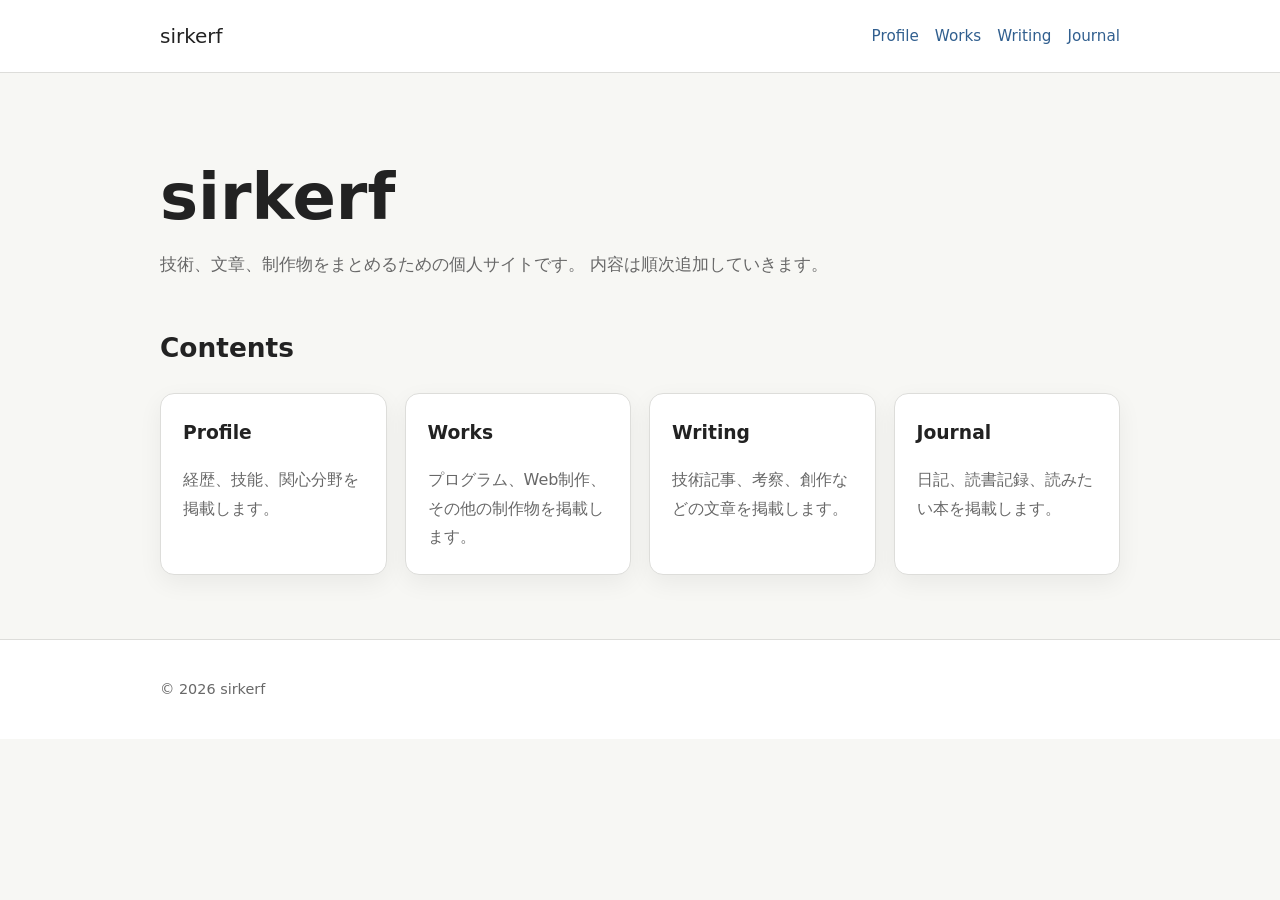
<file: index.html>
<!DOCTYPE html>
<html lang="ja">
<head>
  <meta charset="UTF-8">
  <meta name="viewport" content="width=device-width, initial-scale=1.0">
  <title>sirkerf</title>
  <meta name="description" content="sirkerfの個人サイト。プロフィール、制作物、文章を掲載しています。">
  <link rel="stylesheet" href="style.css">
</head>
<body>
  <header class="site-header">
    <div class="header-inner">
      <p class="site-title"><a href="index.html">sirkerf</a></p>
      <nav aria-label="主要メニュー">
        <ul>
          <li><a href="profile.html">Profile</a></li>
          <li><a href="works.html">Works</a></li>
          <li><a href="writing.html">Writing</a></li>
          <li><a href="journal.html">Journal</a></li>
        </ul>
      </nav>
    </div>
  </header>

  <main>
    <section class="hero">
      <h1>sirkerf</h1>
      <p>
        技術、文章、制作物をまとめるための個人サイトです。
        内容は順次追加していきます。
      </p>
    </section>

    <section>
      <h2 class="section-title">Contents</h2>

      <div class="card-grid">
        <a class="card" href="profile.html">
          <h3>Profile</h3>
          <p>経歴、技能、関心分野を掲載します。</p>
        </a>

        <a class="card" href="works.html">
          <h3>Works</h3>
          <p>プログラム、Web制作、その他の制作物を掲載します。</p>
        </a>

        <a class="card" href="writing.html">
          <h3>Writing</h3>
          <p>技術記事、考察、創作などの文章を掲載します。</p>
        </a>
        
        <a class="card" href="journal.html">
          <h3>Journal</h3>
          <p>日記、読書記録、読みたい本を掲載します。</p>
        </a>
      </div>
    </section>
  </main>

  <footer class="site-footer">
    <div class="footer-inner">
      <p>&copy; 2026 sirkerf</p>
    </div>
  </footer>
</body>
</html>
</file>
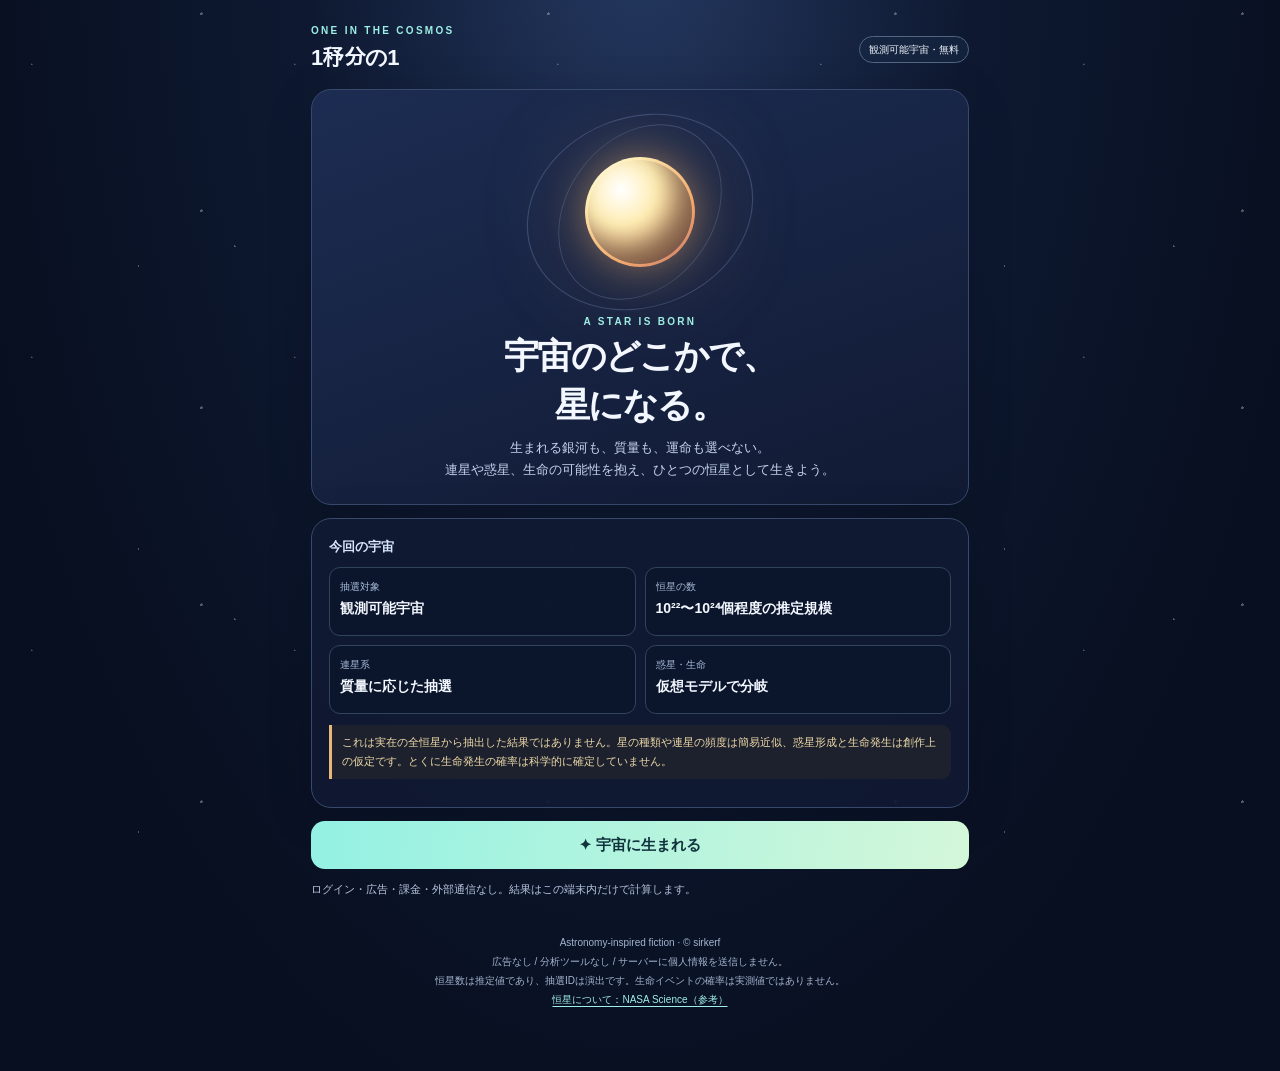
<file: cosmic-birth/index.html>
<!doctype html>
<html lang="ja">
<head>
<meta charset="utf-8">
<meta name="viewport" content="width=device-width,initial-scale=1,viewport-fit=cover">
<meta name="theme-color" content="#07101e">
<meta name="description" content="観測可能宇宙のどこかに、ひとつの恒星として生まれる。連星、惑星形成、生命の誕生、星の最期まで体験する無料の宇宙シミュレーション。">
<title>1𥝱分の1</title>
<style>
:root{color-scheme:dark;--bg:#080f20;--panel:#121d37;--line:#344460;--text:#f3f7ff;--muted:#b8c5df;--aqua:#8ce9dd}
*{box-sizing:border-box}html{background:var(--bg)}body{margin:0;background:radial-gradient(ellipse at 50% -10%,#263a63,#0e1931 37%,#080f20 76%);color:var(--text);font:15px/1.7 -apple-system,BlinkMacSystemFont,"Hiragino Kaku Gothic ProN","Noto Sans JP",sans-serif;min-height:100svh}
body:before{content:"";position:fixed;inset:0;pointer-events:none;background-image:radial-gradient(1px 1px at 12% 22%,#fff 90%,transparent),radial-gradient(1px 1px at 75% 66%,#fff 90%,transparent),radial-gradient(1.5px 1.5px at 58% 7%,#fff 90%,transparent),radial-gradient(1px 1px at 32% 94%,#fff 90%,transparent);background-size:263px 293px,313px 373px,347px 197px,433px 283px;opacity:.30}
main{max-width:690px;margin:auto;padding:22px 16px calc(42px + env(safe-area-inset-bottom));position:relative}.top{display:flex;align-items:center;justify-content:space-between;gap:10px}.eyebrow{color:#9df0e5;letter-spacing:.23em;font-size:10px;font-weight:750}.brand{font-size:22px;font-weight:850;letter-spacing:-.035em}.muted{color:var(--muted)}.tiny{font-size:11px;color:var(--muted)}.pill{border:1px solid #536581;background:#172743aa;border-radius:99px;padding:4px 9px;font-size:10px;white-space:nowrap}
.card{background:#101a32e6;border:1px solid #384a6c;border-radius:20px;padding:17px;margin:13px 0;box-shadow:0 10px 45px #03091533}.hero{text-align:center;padding:21px 17px 23px;background:linear-gradient(160deg,#1c2c52,#111a33);overflow:hidden}.hero h1{font-size:clamp(24px,7vw,35px);line-height:1.38;letter-spacing:-.045em;margin:2px 0 8px}.hero p{font-size:13px;color:#c5d3ed;margin:0}.sky{height:202px;position:relative;display:grid;place-items:center}.orbit{position:absolute;width:190px;height:190px;border:1px solid #a3c1ff38;border-radius:50%;transform:rotate(-22deg) scaleX(1.22)}.orbit.b{transform:rotate(37deg) scaleX(.77)}.sun{width:110px;height:110px;border-radius:50%;background:radial-gradient(circle at 33% 30%,#fff,#ffedb3 33%,#f2a86d 68%,#a25468);box-shadow:0 0 40px #f0af6a77,0 0 110px #f0af6a44;position:relative;animation:pulse 7s ease-in-out infinite alternate}.sun:after{content:"";position:absolute;inset:3px;border-radius:50%;box-shadow:inset -16px -18px 24px #07132476}.second-star{position:absolute;left:65%;top:34%;width:33px;height:33px;border-radius:50%;background:#dbecff;box-shadow:0 0 25px #c7e6ff;display:none}.second-star.show{display:block}@keyframes pulse{to{transform:scale(1.035)}}.sec-title{font-weight:800;color:#d9e6ff;font-size:13px;margin-bottom:9px}.facts{display:grid;grid-template-columns:1fr 1fr;gap:9px}.fact{background:#0b152bc4;border:1px solid #32435d;border-radius:11px;padding:10px;min-height:69px}.fact small{color:#a6bad7;display:block;font-size:10px}.fact strong{font-size:14px;overflow-wrap:anywhere}.accent{color:var(--aqua)}.notice{border-left:3px solid #e8b87b;padding:8px 10px;background:#5b49212d;font-size:11px;color:#f0daa9;border-radius:0 9px 9px 0;margin:11px 0}.button{width:100%;border:0;border-radius:14px;cursor:pointer;min-height:48px;padding:13px 14px;font-family:inherit;font-weight:800;font-size:15px;line-height:1.4;-webkit-tap-highlight-color:transparent}.button.primary{background:linear-gradient(100deg,#93f1e3,#d4f7d9);color:#10333d}.button.secondary{border:1px solid #617795;background:#1c2c46;color:#e6f0ff}.button:active{transform:scale(.99)}.button:focus-visible{outline:2px solid white;outline-offset:4px}.actions{display:grid;gap:9px}.hidden{display:none!important}.progress{display:flex;gap:5px;margin:11px 0 16px}.progress span{flex:1;height:5px;border-radius:10px;background:#35445d}.progress span.done{background:#8ce9dd}.story{border-left:2px solid #8ce9dd;padding:1px 0 2px 13px;margin-bottom:19px;min-height:128px}.story .era{font-size:11px;color:#91e8d9;font-weight:750}.story h2{font-size:22px;margin:4px 0 7px;line-height:1.4}.story p{font-size:13px;color:#d8e3f7;margin:0;white-space:pre-line}.system{display:grid;gap:8px}.planet{display:flex;gap:11px;align-items:center;padding:10px;background:#0d1830;border:1px solid #344761;border-radius:12px}.planet-dot{width:28px;height:28px;border-radius:50%;flex:0 0 28px;background:radial-gradient(circle at 30% 25%,#dfe8ff,#789ac0 55%,#182c4e)}.planet b{font-size:13px;display:block}.planet small{font-size:11px;color:#aabbd3}.mark{color:#a5f1df}.end{font-size:15px;color:#ffe8b1;font-weight:800}.footer{text-align:center;font-size:10px;color:#a4b4d1;margin-top:25px;padding:10px;line-height:1.9}.link{color:#9ff0e7;text-decoration:underline;text-underline-offset:3px}
@media(prefers-reduced-motion:reduce){.sun{animation:none}}
</style>
</head>
<body>
<main>
<div class="top"><div><div class="eyebrow">ONE IN THE COSMOS</div><div class="brand">1𥝱分の1</div></div><span class="pill">観測可能宇宙・無料</span></div>
<section id="intro">
 <div class="card hero"><div class="sky"><span class="orbit"></span><span class="orbit b"></span><div class="sun"></div></div><div class="eyebrow">A STAR IS BORN</div><h1>宇宙のどこかで、<br>星になる。</h1><p>生まれる銀河も、質量も、運命も選べない。<br>連星や惑星、生命の可能性を抱え、ひとつの恒星として生きよう。</p></div>
 <div class="card"><div class="sec-title">今回の宇宙</div><div class="facts"><div class="fact"><small>抽選対象</small><strong>観測可能宇宙</strong></div><div class="fact"><small>恒星の数</small><strong>10²²〜10²⁴個程度の推定規模</strong></div><div class="fact"><small>連星系</small><strong>質量に応じた抽選</strong></div><div class="fact"><small>惑星・生命</small><strong>仮想モデルで分岐</strong></div></div><div class="notice">これは実在の全恒星から抽出した結果ではありません。星の種類や連星の頻度は簡易近似、惑星形成と生命発生は創作上の仮定です。とくに生命発生の確率は科学的に確定していません。</div></div>
 <button class="button primary" id="birth">✦ 宇宙に生まれる</button>
 <p class="tiny">ログイン・広告・課金・外部通信なし。結果はこの端末内だけで計算します。</p>
</section>
<section id="playing" class="hidden" aria-live="polite">
 <div class="card hero"><div class="sky"><span class="orbit"></span><span class="orbit b"></span><div class="sun" id="starImage"></div><div class="second-star" id="companionImage"></div></div><div class="eyebrow" id="zone">観測可能宇宙</div><h1 id="starName">あなたの星</h1><p id="subline"></p></div>
 <div class="card"><div class="sec-title">出生情報</div><div class="facts" id="starFacts"></div><p class="tiny" id="serial"></p></div>
 <div class="card"><div class="sec-title">星の一生 <span style="float:right;font-weight:400" id="stageNum"></span></div><div class="progress" id="progress"></div><div class="story"><div class="era" id="era"></div><h2 id="chapter"></h2><p id="narration"></p></div><div id="system" class="system hidden"></div><div class="actions" style="margin-top:14px"><button class="button primary" id="forward">次の時代へ →</button><button class="button secondary hidden" id="again">別の星に生まれる</button><button class="button secondary hidden" id="copy">結果をコピー</button></div><p class="tiny" id="foot"></p></div>
</section>
<p class="footer">Astronomy-inspired fiction · © sirkerf<br>広告なし / 分析ツールなし / サーバーに個人情報を送信しません。<br>恒星数は推定値であり、抽選IDは演出です。生命イベントの確率は実測値ではありません。<br><a class="link" href="https://science.nasa.gov/universe/stars/" target="_blank" rel="noopener noreferrer">恒星について：NASA Science（参考）</a></p>
</main>
<script>
(function(){
"use strict";
var $=function(id){return document.getElementById(id)};
function rand(){try{var a=new Uint32Array(1);crypto.getRandomValues(a);return a[0]/4294967296}catch(e){return Math.random()}}
function chance(x){return rand()<x}
function between(a,b){return a+(b-a)*rand()}
function choice(a){return a[Math.floor(rand()*a.length)]}
function f(n,d){return Number(n).toLocaleString("ja-JP",{maximumFractionDigits:d===undefined?1:d})}
function probPick(arr){var s=0,i,r;for(i=0;i<arr.length;i++)s+=arr[i].weight;r=rand()*s;for(i=0;i<arr.length;i++){r-=arr[i].weight;if(r<0)return arr[i]}return arr[arr.length-1]}
var TYPES=[
{key:"M",name:"赤色矮星",weight:75,min:.08,max:.58,t:[2400,3900],color:"#ff936a",bin:.25,disk:.87},
{key:"K",name:"橙色矮星",weight:12,min:.58,max:.88,t:[3900,5300],color:"#ffc57f",bin:.35,disk:.92},
{key:"G",name:"黄色矮星",weight:7,min:.88,max:1.12,t:[5300,6000],color:"#ffebb0",bin:.45,disk:.93},
{key:"F",name:"黄白色星",weight:3,min:1.12,max:1.55,t:[6000,7400],color:"#fff7e1",bin:.56,disk:.86},
{key:"A",name:"白色星",weight:2,min:1.55,max:2.9,t:[7400,10000],color:"#d9eaff",bin:.66,disk:.64},
{key:"B",name:"青白色星",weight:.9,min:2.9,max:16,t:[10000,30000],color:"#abc9ff",bin:.75,disk:.37},
{key:"O",name:"青色巨星",weight:.1,min:16,max:65,t:[30000,48000],color:"#83afff",bin:.85,disk:.20}
];
var stage=0,s=null,rolls=0;
function lifetime(m){if(m<.5)return Math.min(20000,10*Math.pow(m,-2.1));if(m<2)return 10*Math.pow(m,-2.7);return 10*Math.pow(m,-2.5)}
function years(gyr){if(gyr>=1000)return f(gyr/1000,1)+"兆年";if(gyr>=1)return f(gyr*10,1)+"億年";if(gyr>=.001)return f(gyr*10000,1)+"万年";return f(gyr*1000000000,0)+"年"}
function luminosity(m){if(m<.43)return .23*Math.pow(m,2.3);if(m<2)return Math.pow(m,4);if(m<20)return 1.4*Math.pow(m,3.5);return 3200*m}
function bigID(){var str="";for(var i=0;i<23;i++)str+=(i===0?1+Math.floor(rand()*9):Math.floor(rand()*10));return str.replace(/\B(?=(\d{3})+(?!\d))/g,",")}
function planetName(i){return ["第一","第二","第三","第四","第五","第六","第七","第八","第九","第十"][i]+"惑星"}
function systemCreate(t,m,binary,lum,life){var hasDisk=chance(t.disk*(binary==="近接連星"?.68:1));var count=hasDisk?Math.floor(between(1,9)):0,pls=[],hzMin=.95*Math.sqrt(lum),hzMax=1.67*Math.sqrt(lum);
 for(var i=0;i<count;i++){
  var orbit=chance(.28)?between(.65,1.9)*Math.sqrt(lum):Math.exp(between(Math.log(.035),Math.log(80)));
  if(binary==="近接連星")orbit=Math.max(.32,orbit);
  var kind=orbit>3.2?"巨大ガス惑星":orbit>1.8&&chance(.60)?"氷惑星":chance(.72)?"岩石惑星":"巨大ガス惑星";
  var suitable=kind==="岩石惑星"&&orbit>=hzMin&&orbit<=hzMax&&life>1&&m<=1.8;
  // The following chances are narrative inventions, not measured abiogenesis rates.
  var living=suitable&&chance(.12);
  var complex=living&&life>2&&chance(.16);
  var intelligence=complex&&chance(.012);
  pls.push({name:planetName(i),orbit:orbit,kind:kind,suitable:suitable,life:living,complex:complex,intelligence:intelligence});
 }
 pls.sort(function(a,b){return a.orbit-b.orbit});
 for(var j=0;j<pls.length;j++)pls[j].name=planetName(j);
 return {planets:pls,hzMin:hzMin,hzMax:hzMax,hasDisk:hasDisk};
}
function born(){
 var t=probPick(TYPES),m=t.min*Math.pow(t.max/t.min,rand()),life=lifetime(m),temp=Math.round(between(t.t[0],t.t[1])/100)*100;
 var binary=chance(t.bin)?(chance(.48)?"近接連星":"広い連星"):"単独星";
 var companion=binary==="単独星"?0:between(.1,.98)*m;
 var lum=luminosity(m);
 if(binary==="近接連星")lum+=luminosity(companion);
 var location=choice(["遠方の渦巻銀河","遠方の楕円銀河","矮小銀河","不規則銀河","銀河団の渦巻銀河","銀河の外縁"]);
 var region=choice(["古い星々の隙間","新しい星形成領域","星間分子雲の近く","銀河円盤の外縁","散開星団の周辺"]);
 var formed=systemCreate(t,m,binary,lum,life);
 s={t:t,m:m,life:life,temp:temp,binary:binary,companion:companion,lum:lum,location:location,region:region,system:formed,id:bigID(),roll:++rolls};
 stage=0;
 $("intro").classList.add("hidden");$("playing").classList.remove("hidden");
 $("starName").textContent=t.key+"型・"+t.name;
 $("subline").textContent=location+"。あなたは"+(binary==="単独星"?"ひとつの恒星":"連星系の一員")+"として生まれた。";
 $("zone").textContent="観測可能宇宙 / "+region;
 $("starImage").style.background="radial-gradient(circle at 30% 28%,#ffffff 0%,"+t.color+" 36%,"+t.color+" 72%,#304064 100%)";
 $("starImage").style.boxShadow="0 0 36px "+t.color+"88,0 0 100px "+t.color+"55";
 $("companionImage").classList.toggle("show",binary!=="単独星");
 var facts=[["スペクトル型",t.key+"型"],["質量",f(m,2)+" 太陽質量"],["温度の目安",f(temp,0)+" K"],["主系列の寿命（近似）",years(life)],["出生地",location],["恒星系",binary],["連れの星",binary==="単独星"?"なし":f(companion,2)+" 太陽質量"],["惑星",formed.planets.length+" 個"]];
 $("starFacts").innerHTML=facts.map(function(x){return '<div class="fact"><small>'+x[0]+'</small><strong>'+x[1]+'</strong></div>'}).join("");
 $("serial").textContent="抽選ID（演出）: "+s.id+" / 今回の誕生: "+s.roll+" 回目";
 $("forward").classList.remove("hidden");$("again").classList.add("hidden");$("copy").classList.add("hidden");
 draw();$("playing").scrollIntoView({block:"start",behavior:"smooth"});
}
function episodes(){
 var p=s.system.planets,candidates=p.filter(function(x){return x.suitable}),living=p.filter(function(x){return x.life}),complex=p.filter(function(x){return x.complex}),intelligent=p.filter(function(x){return x.intelligence});
 var binaryStory=s.binary==="単独星"?"あなたは単独星として核融合を始める。":s.binary==="近接連星"?"近くの伴星と互いの周りを回る。円盤が十分に安定すれば、連星全体を回る惑星も形成されうる。":"遠くの伴星と重力で結ばれる。惑星は主星の周りを回ることができる。";
 var formation=p.length?p.length+"個の惑星が形成された、という今回の仮想分岐。岩石惑星、巨大ガス惑星、氷惑星が軌道に並ぶ。":"この分岐では、長期に残る惑星が形成されなかった。恒星には惑星がない場合もある。";
 var lifeText=!p.length?"惑星がないため、今回の系には惑星上の生命の舞台がない。":!candidates.length?"今回のモデルで『生命に適した可能性がある岩石惑星』は見つからなかった。生命が絶対に存在しないという意味ではない。":!living.length?"候補となる岩石惑星は"+candidates.length+"個。ただし今回の物語では生命は確認されなかった。生命発生の確率自体、科学的には未確定だ。":"岩石惑星「"+living[0].name+"」で微生物のような生命が発生した！"+(complex.length?" 長い時間を経て複雑な生命へ進化した。":" その後の進化には多くの不確実性が残る。")+(intelligent.length?" さらに知的生命が文明を築くという稀な分岐を引いた。":"");
 var ending,late;
 if(s.m<.5){late="とても小さい恒星の寿命は現在の宇宙年齢を大きく上回る。こんな星が生涯を終えた姿は、まだ直接観測されていない。";ending="はるかな理論上の未来。燃料が尽きたあと、白色矮星のような残骸へと進化すると考えられている。";}
 else if(s.m<8){late="中心の水素が乏しくなり、星の内部構造が変わる。あなたは巨星段階を迎え、外層を膨らませる。";ending="外層を宇宙空間へ放ち、中心には白色矮星が残る。長い時間をかけて、ゆっくりと冷えていく。";}
 else if(s.m<20){late="重い元素の核融合が進み、中心核は徐々に不安定になっていく。";ending="中心核崩壊と超新星爆発を迎える可能性が高い。最後に中性子星などの高密度天体が残る。";}
 else{late="強烈な放射を続けながら急速に進化する。中心では重元素の核融合が進む。";ending="中心核崩壊の結果、ブラックホールができる可能性がある。爆発や質量放出の様子は条件によって異なる。";}
 return [
 ["星の誕生","分子雲","冷たいガスと塵が重力で収縮し、原始星が生まれた。あなたの質量は太陽の"+f(s.m,2)+"倍。遠く離れた銀河にも、星の材料がある。"],
 ["星の仲間","連星の運命",binaryStory],
 ["核融合","光の始まり","中心で水素の核融合が始まる。表面温度はおよそ"+f(s.temp,0)+" K。主系列星としての寿命は概算で"+years(s.life)+"。"],
 ["惑星の獲得","原始惑星系円盤",formation+" 恒星系の性質によって惑星軌道の安定性も変わる。"],
 ["生命の抽選","もうひとつの奇跡",lifeText],
 ["時間の流れ","数百万年から数兆年",late+" 生命の生まれた惑星があれば、その行方は恒星の進化にも左右される。"],
 ["星の最期","残されるもの",ending],
 ["宇宙への記録","たったひとつの一生","あなたは"+s.location+"に生まれた"+s.t.key+"型の星だった。伴星は"+(s.binary==="単独星"?"いなかった": "いた")+"。惑星は"+p.length+"個、生命の誕生は"+(living.length?"あった":"確認されなかった")+"。この物語と異なる、無数の未来が宇宙にある。"]
 ];
}
function planetList(){
 var arr=s.system.planets;if(!arr.length){$("system").innerHTML='<div class="notice">今回の抽選では、惑星を持たない恒星系になりました。</div>';return}
 var colors={"岩石惑星":"#a3cdb1","巨大ガス惑星":"#eac492","氷惑星":"#9cc8ec"};
 $("system").innerHTML='<div class="sec-title">あなたの惑星系</div>'+arr.map(function(p){
 var label=p.intelligence?"知的生命の痕跡":p.complex?"複雑な生命":p.life?"微生物の生命":p.suitable?"生命の候補":"生命の確認なし";
 return '<div class="planet"><span class="planet-dot" style="background:radial-gradient(circle at 30% 26%,#f8f8ff,'+colors[p.kind]+' 52%,#253450)"></span><div><b>'+p.name+' <span class="mark">'+(p.life?'✦ ':'')+'</span></b><small>'+p.kind+' / 軌道半径 約'+f(p.orbit,2)+' AU / '+label+'</small></div></div>';
 }).join("")+'<p class="tiny">※惑星数・軌道・生命判定はいずれも創作シミュレーション。居住可能領域にあるだけでは生命が存在するとは限りません。</p>';
}
function draw(){
 var e=episodes(),x=e[stage];$("era").textContent=x[0];$("chapter").textContent=x[1];$("narration").textContent=x[2];$("stageNum").textContent=(stage+1)+" / "+e.length;
 $("progress").innerHTML=e.map(function(_,i){return '<span class="'+(i<=stage?'done':'')+'"></span>'}).join("");
 $("system").classList.toggle("hidden",stage<3);if(stage>=3)planetList();
 var end=stage===e.length-1;$("forward").classList.toggle("hidden",end);$("again").classList.toggle("hidden",!end);$("copy").classList.toggle("hidden",!end);
 $("foot").textContent=end?"何度でも別の星になれます。結果はサーバーに送信されません。":"次の時代へ進むと、惑星形成や生命発生などの出来事が明らかになります。";
}
$("birth").addEventListener("click",born);
$("forward").addEventListener("click",function(){if(s&&stage<7){stage++;draw()}});
$("again").addEventListener("click",born);
$("copy").addEventListener("click",function(){
 if(!s)return;
 var living=s.system.planets.filter(function(x){return x.life}).length>0;
 var result="1𥝱分の1｜"+s.t.key+"型 "+s.t.name+"｜"+f(s.m,2)+"太陽質量｜"+s.binary+"｜惑星"+s.system.planets.length+"個｜生命"+(living?"あり":"確認なし")+" #1𥝱分の1";
 if(navigator.clipboard&&navigator.clipboard.writeText){navigator.clipboard.writeText(result).then(function(){$("copy").textContent="コピーしました ✓"},function(){$("copy").textContent="コピーできませんでした"})}
 else{var box=document.createElement("textarea");box.value=result;box.style.position="absolute";box.style.left="-9999px";document.body.appendChild(box);box.select();try{document.execCommand("copy");$("copy").textContent="コピーしました ✓"}catch(e){$("copy").textContent="コピーできませんでした"}box.remove()}
});
})();
</script>
</body>
</html>
</file>
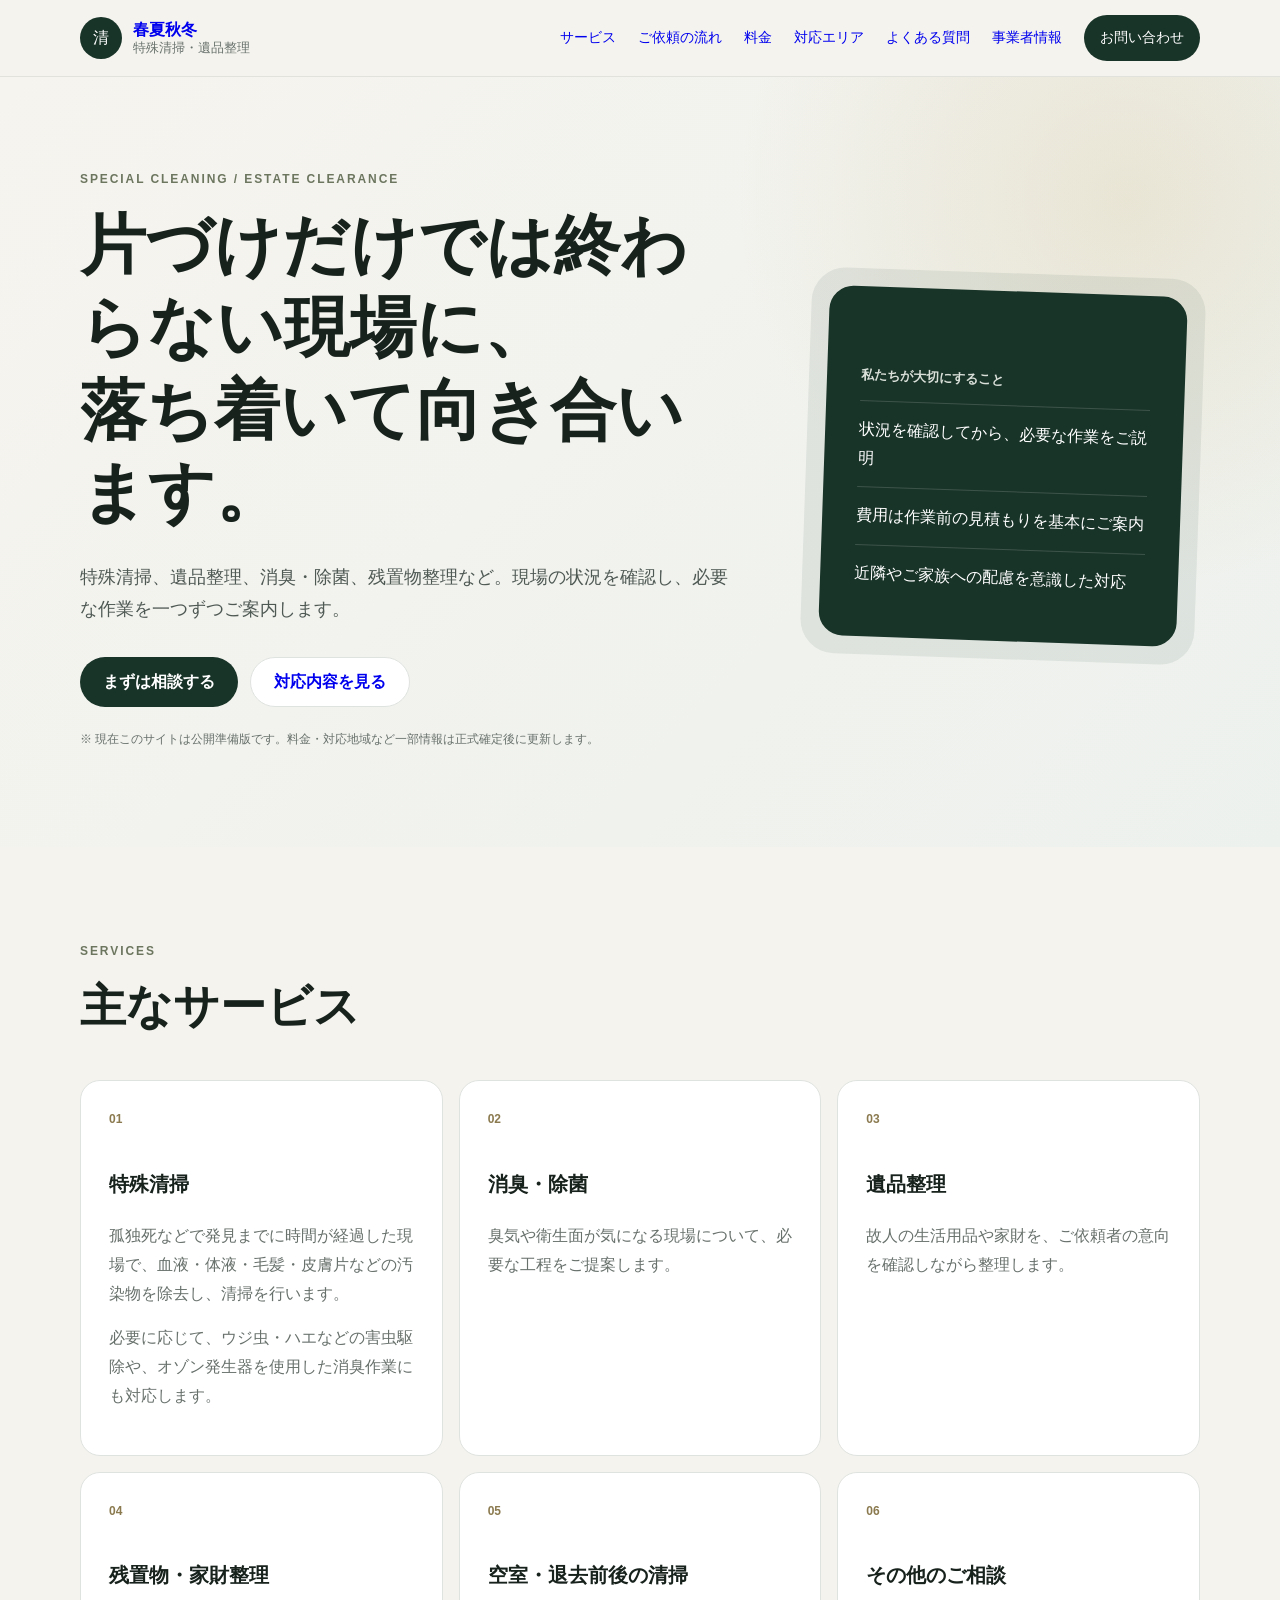
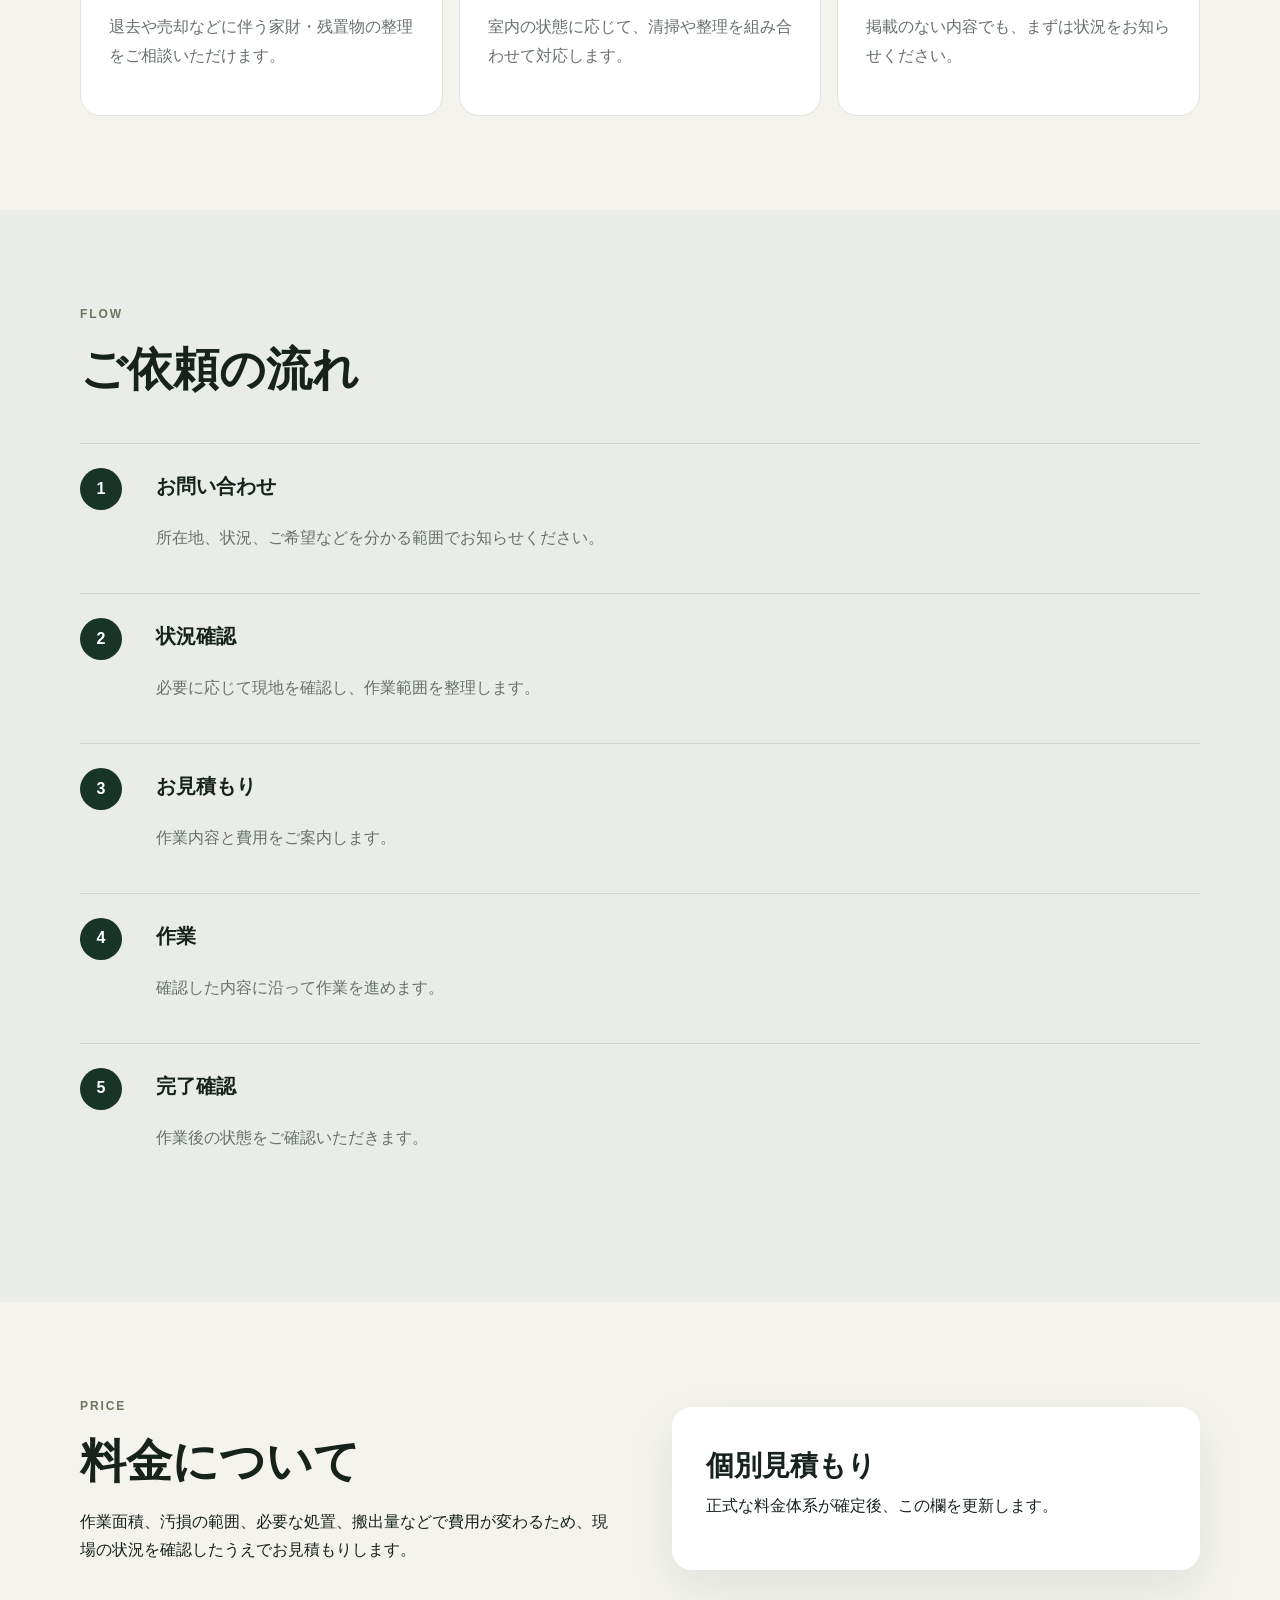
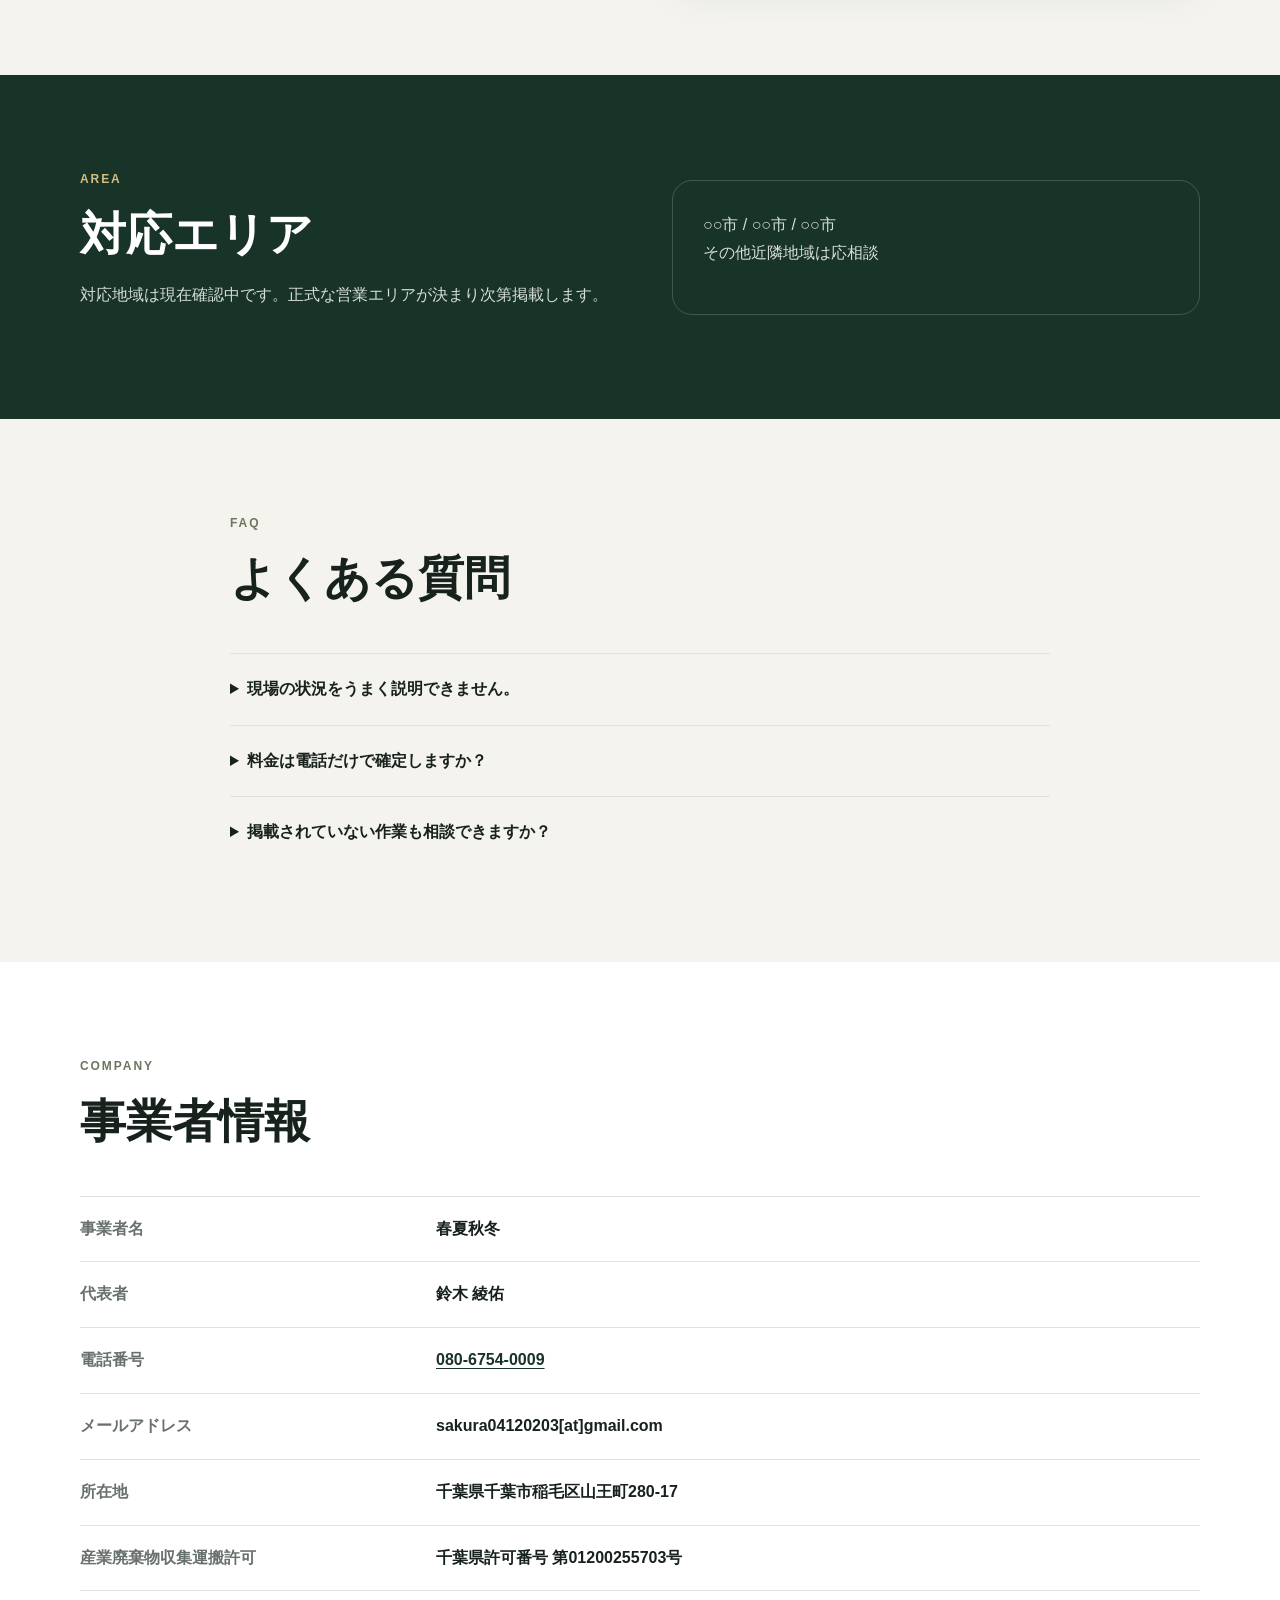
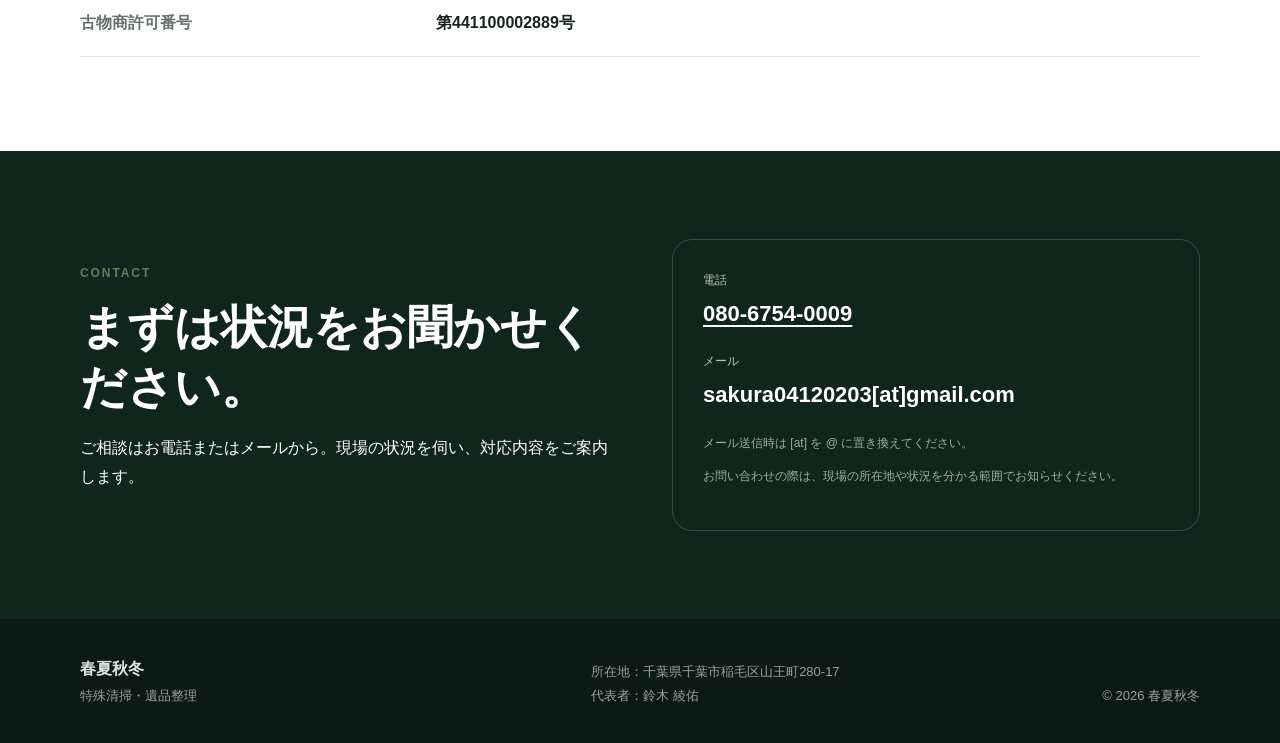
<file: special-cleaning/index.html>
<!doctype html>
<html lang="ja">
<head>
  <meta charset="utf-8">
  <meta name="viewport" content="width=device-width, initial-scale=1">
  <title>特殊清掃・遺品整理｜春夏秋冬</title>
  <meta name="description" content="特殊清掃、遺品整理、消臭・除菌、残置物整理などのご相談を承ります。状況を伺ったうえで個別にお見積もりします。">
  <meta name="theme-color" content="#183328">
  <link rel="icon" href="favicon.svg" type="image/svg+xml">
  <link rel="stylesheet" href="styles.css">
</head>
<body>
<header class="site-header"><div class="container header-inner"><a class="brand" href="#top"><span class="brand-mark">清</span><span><strong>春夏秋冬</strong><small>特殊清掃・遺品整理</small></span></a><button class="menu-button" type="button" aria-expanded="false" aria-controls="global-nav"><span></span><span></span><span></span></button><nav id="global-nav" class="global-nav"><a href="#services">サービス</a><a href="#flow">ご依頼の流れ</a><a href="#price">料金</a><a href="#area">対応エリア</a><a href="#faq">よくある質問</a><a href="#company">事業者情報</a><a class="nav-cta" href="#contact">お問い合わせ</a></nav></div></header>
<main>
<section class="hero" id="top"><div class="container hero-grid"><div><p class="eyebrow">SPECIAL CLEANING / ESTATE CLEARANCE</p><h1>片づけだけでは終わらない現場に、<br>落ち着いて向き合います。</h1><p class="hero-lead">特殊清掃、遺品整理、消臭・除菌、残置物整理など。現場の状況を確認し、必要な作業を一つずつご案内します。</p><div class="hero-actions"><a class="button button-primary" href="#contact">まずは相談する</a><a class="button button-secondary" href="#services">対応内容を見る</a></div><p class="notice">※ 現在このサイトは公開準備版です。料金・対応地域など一部情報は正式確定後に更新します。</p></div><div class="hero-panel"><div class="hero-panel-inner"><p class="panel-label">私たちが大切にすること</p><ul class="check-list"><li>状況を確認してから、必要な作業をご説明</li><li>費用は作業前の見積もりを基本にご案内</li><li>近隣やご家族への配慮を意識した対応</li></ul></div></div></div></section>
<section class="section" id="services"><div class="container"><div class="section-heading"><p class="eyebrow">SERVICES</p><h2>主なサービス</h2></div><div class="card-grid"><article class="service-card"><span>01</span><h3>特殊清掃</h3><p>孤独死などで発見までに時間が経過した現場で、血液・体液・毛髪・皮膚片などの汚染物を除去し、清掃を行います。</p><p>必要に応じて、ウジ虫・ハエなどの害虫駆除や、オゾン発生器を使用した消臭作業にも対応します。</p></article><article class="service-card"><span>02</span><h3>消臭・除菌</h3><p>臭気や衛生面が気になる現場について、必要な工程をご提案します。</p></article><article class="service-card"><span>03</span><h3>遺品整理</h3><p>故人の生活用品や家財を、ご依頼者の意向を確認しながら整理します。</p></article><article class="service-card"><span>04</span><h3>残置物・家財整理</h3><p>退去や売却などに伴う家財・残置物の整理をご相談いただけます。</p></article><article class="service-card"><span>05</span><h3>空室・退去前後の清掃</h3><p>室内の状態に応じて、清掃や整理を組み合わせて対応します。</p></article><article class="service-card"><span>06</span><h3>その他のご相談</h3><p>掲載のない内容でも、まずは状況をお知らせください。</p></article></div></div></section>
<section class="section section-alt" id="flow"><div class="container"><div class="section-heading"><p class="eyebrow">FLOW</p><h2>ご依頼の流れ</h2></div><ol class="flow-list"><li><span>1</span><div><h3>お問い合わせ</h3><p>所在地、状況、ご希望などを分かる範囲でお知らせください。</p></div></li><li><span>2</span><div><h3>状況確認</h3><p>必要に応じて現地を確認し、作業範囲を整理します。</p></div></li><li><span>3</span><div><h3>お見積もり</h3><p>作業内容と費用をご案内します。</p></div></li><li><span>4</span><div><h3>作業</h3><p>確認した内容に沿って作業を進めます。</p></div></li><li><span>5</span><div><h3>完了確認</h3><p>作業後の状態をご確認いただきます。</p></div></li></ol></div></section>
<section class="section" id="price"><div class="container split"><div><p class="eyebrow">PRICE</p><h2>料金について</h2><p>作業面積、汚損の範囲、必要な処置、搬出量などで費用が変わるため、現場の状況を確認したうえでお見積もりします。</p></div><div class="price-box"><strong>個別見積もり</strong><p>正式な料金体系が確定後、この欄を更新します。</p></div></div></section>
<section class="section section-dark" id="area"><div class="container split"><div><p class="eyebrow">AREA</p><h2>対応エリア</h2><p>対応地域は現在確認中です。正式な営業エリアが決まり次第掲載します。</p></div><div class="area-placeholder"><p>○○市 / ○○市 / ○○市<br>その他近隣地域は応相談</p></div></div></section>
<section class="section" id="faq"><div class="container narrow"><div class="section-heading"><p class="eyebrow">FAQ</p><h2>よくある質問</h2></div><div class="faq-list"><details><summary>現場の状況をうまく説明できません。</summary><p>分かる範囲で問題ありません。所在地、部屋の広さ、現在分かっている状況などから確認します。</p></details><details><summary>料金は電話だけで確定しますか？</summary><p>現場の状態によって必要な作業が変わるため、正式な金額は状況確認後の見積もりとなる場合があります。</p></details><details><summary>掲載されていない作業も相談できますか？</summary><p>まずはご相談ください。内容を確認して対応可否をご案内します。</p></details></div></div></section>
<section class="section company-section" id="company"><div class="container"><div class="section-heading"><p class="eyebrow">COMPANY</p><h2>事業者情報</h2></div><dl class="company-details"><div><dt>事業者名</dt><dd>春夏秋冬</dd></div><div><dt>代表者</dt><dd>鈴木 綾佑</dd></div><div><dt>電話番号</dt><dd><a href="tel:08067540009">080-6754-0009</a></dd></div><div><dt>メールアドレス</dt><dd>sakura04120203[at]gmail.com</dd></div><div><dt>所在地</dt><dd>千葉県千葉市稲毛区山王町280-17</dd></div><div><dt>産業廃棄物収集運搬許可</dt><dd>千葉県許可番号 第01200255703号</dd></div><div><dt>古物商許可番号</dt><dd>第441100002889号</dd></div></dl></div></section>
<section class="contact-section" id="contact"><div class="container contact-inner"><div><p class="eyebrow">CONTACT</p><h2>まずは状況をお聞かせください。</h2><p>ご相談はお電話またはメールから。現場の状況を伺い、対応内容をご案内します。</p></div><div class="contact-card"><p class="contact-label">電話</p><p class="contact-placeholder"><a class="contact-phone" href="tel:08067540009">080-6754-0009</a></p><p class="contact-label">メール</p><p class="contact-placeholder contact-email">sakura04120203[at]gmail.com</p><p class="contact-note">メール送信時は [at] を @ に置き換えてください。</p><p class="contact-note">お問い合わせの際は、現場の所在地や状況を分かる範囲でお知らせください。</p></div></div></section>
</main>
<footer class="site-footer"><div class="container footer-inner"><div><strong>春夏秋冬</strong><p>特殊清掃・遺品整理</p></div><div><p>所在地：千葉県千葉市稲毛区山王町280-17</p><p>代表者：鈴木 綾佑</p></div><p>© <span id="year"></span> 春夏秋冬</p></div></footer>
<script src="script.js"></script></body></html>
</file>
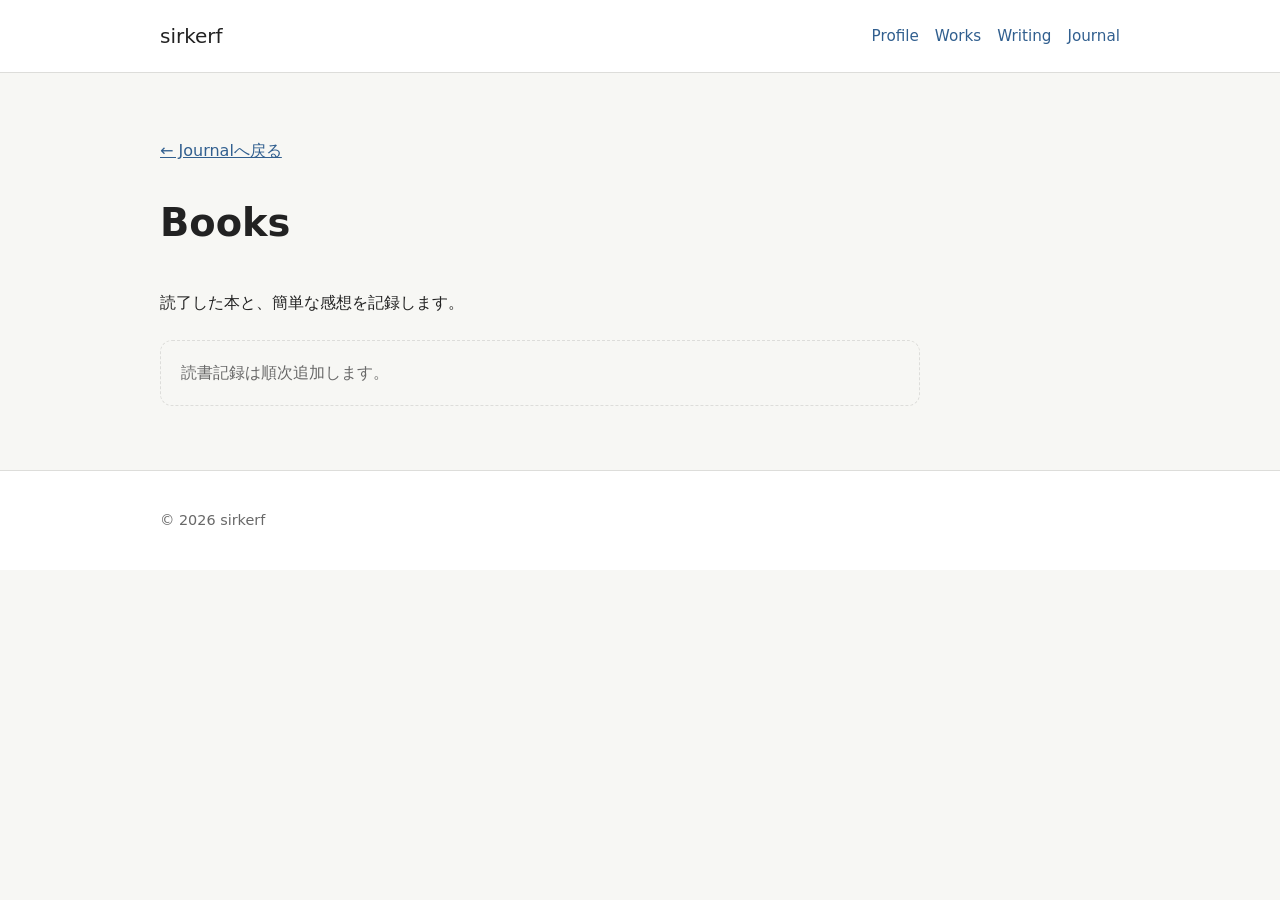
<file: books.html>
<!DOCTYPE html>
<html lang="ja">
<head>
  <meta charset="UTF-8">
  <meta name="viewport" content="width=device-width, initial-scale=1.0">
  <title>Books | sirkerf</title>
  <meta name="description" content="sirkerfの読書記録。">
  <link rel="stylesheet" href="style.css">
</head>
<body>
  <header class="site-header">
    <div class="header-inner">
      <p class="site-title"><a href="index.html">sirkerf</a></p>

      <nav aria-label="主要メニュー">
        <ul>
          <li><a href="profile.html">Profile</a></li>
          <li><a href="works.html">Works</a></li>
          <li><a href="writing.html">Writing</a></li>
          <li><a href="journal.html" aria-current="page">Journal</a></li>
        </ul>
      </nav>
    </div>
  </header>

  <main>
    <article class="content">
      <a class="back-link" href="journal.html">&larr; Journalへ戻る</a>

      <h1>Books</h1>

      <p>
        読了した本と、簡単な感想を記録します。
      </p>

      <div class="empty-state">
        読書記録は順次追加します。
      </div>

      <!--
      読書記録を追加する時は、以下をコピーする。

      <section class="book-item">
        <p class="book-meta">読了日：YYYY-MM-DD</p>

        <h2>書名</h2>

        <p class="book-meta">著者名 / 出版社</p>

        <p>
          感想を書く。
        </p>
      </section>
      -->
    </article>
  </main>

  <footer class="site-footer">
    <div class="footer-inner">
      <p>&copy; 2026 sirkerf</p>
    </div>
  </footer>
</body>
</html>
</file>
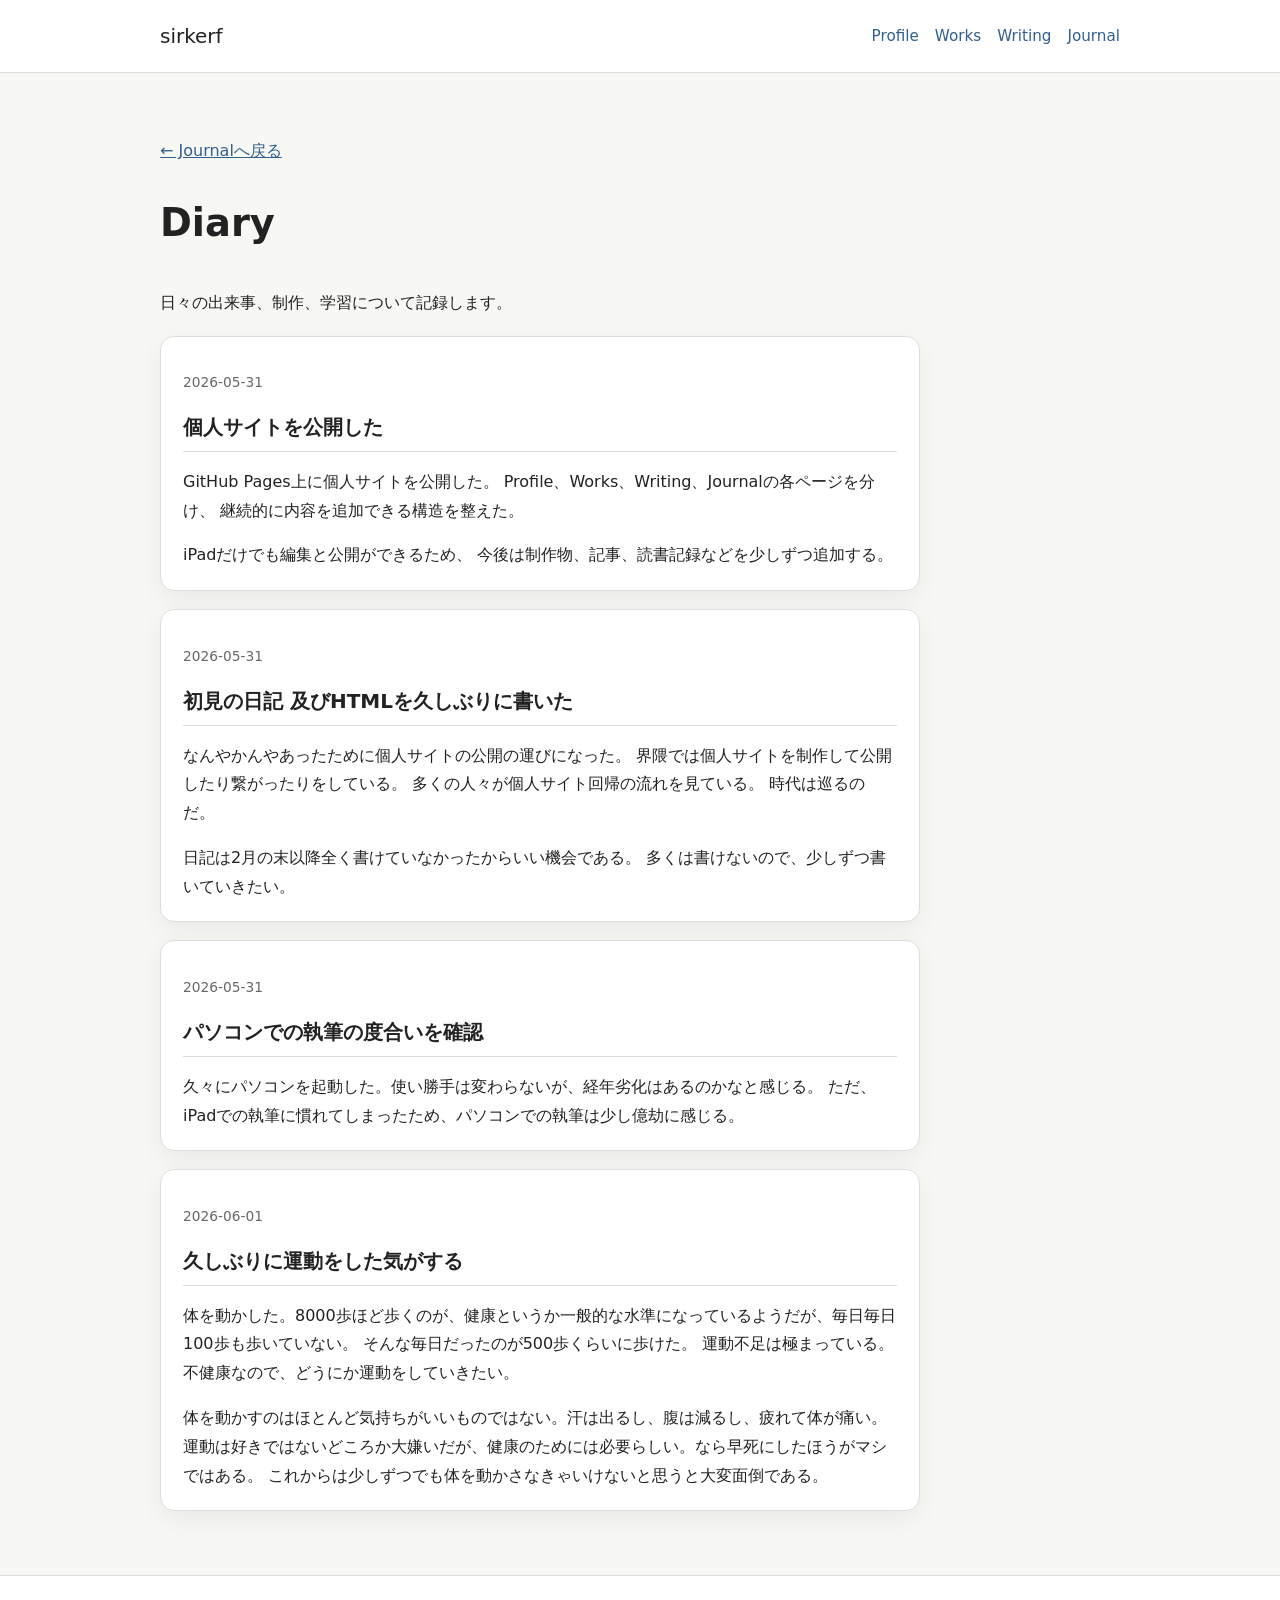
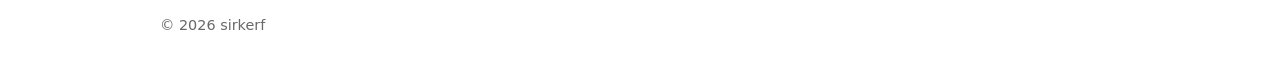
<file: diary.html>
<!DOCTYPE html>
<html lang="ja">

<head>
  <meta charset="UTF-8">
  <meta name="viewport" content="width=device-width, initial-scale=1.0">
  <title>Diary | sirkerf</title>
  <meta name="description" content="sirkerfの日記。">
  <link rel="stylesheet" href="style.css">
</head>

<body>
  <header class="site-header">
    <div class="header-inner">
      <p class="site-title"><a href="index.html">sirkerf</a></p>

      <nav aria-label="主要メニュー">
        <ul>
          <li><a href="profile.html">Profile</a></li>
          <li><a href="works.html">Works</a></li>
          <li><a href="writing.html">Writing</a></li>
          <li><a href="journal.html" aria-current="page">Journal</a></li>
        </ul>
      </nav>
    </div>
  </header>

  <main>
    <article class="content">
      <a class="back-link" href="journal.html">&larr; Journalへ戻る</a>

      <h1>Diary</h1>

      <p>
        日々の出来事、制作、学習について記録します。
      </p>

      <section class="journal-entry">
        <p class="entry-date">
          <time datetime="2026-05-31">2026-05-31</time>
        </p>

        <h2>個人サイトを公開した</h2>

        <p>
          GitHub Pages上に個人サイトを公開した。
          Profile、Works、Writing、Journalの各ページを分け、
          継続的に内容を追加できる構造を整えた。
        </p>

        <p>
          iPadだけでも編集と公開ができるため、
          今後は制作物、記事、読書記録などを少しずつ追加する。
        </p>
      </section>

      <section class="journal-entry">
        <p class="entry-date">
          <time datetime="2026-05-31">2026-05-31</time>
        </p>

        <h2>初見の日記 及びHTMLを久しぶりに書いた</h2>

        <p>
          なんやかんやあったために個人サイトの公開の運びになった。
          界隈では個人サイトを制作して公開したり繋がったりをしている。
          多くの人々が個人サイト回帰の流れを見ている。
          時代は巡るのだ。
        </p>

        <p>
          日記は2月の末以降全く書けていなかったからいい機会である。
          多くは書けないので、少しずつ書いていきたい。
        </p>
      </section>

      <section class="journal-entry">
        <p class="entry-date">
          <time datetime="2026-05-31">2026-05-31</time>
        </p>

        <h2>パソコンでの執筆の度合いを確認</h2>

        <p>
          久々にパソコンを起動した。使い勝手は変わらないが、経年劣化はあるのかなと感じる。
          ただ、iPadでの執筆に慣れてしまったため、パソコンでの執筆は少し億劫に感じる。
        </p>
      </section>

      <section class="journal-entry">
        <p class="entry-date">
          <time datetime="2026-06-01">2026-06-01</time>
        </p>

        <h2>久しぶりに運動をした気がする</h2>

        <p>
          体を動かした。8000歩ほど歩くのが、健康というか一般的な水準になっているようだが、毎日毎日100歩も歩いていない。
          そんな毎日だったのが500歩くらいに歩けた。
          運動不足は極まっている。不健康なので、どうにか運動をしていきたい。
        </p>

        <p>
          体を動かすのはほとんど気持ちがいいものではない。汗は出るし、腹は減るし、疲れて体が痛い。
          運動は好きではないどころか大嫌いだが、健康のためには必要らしい。なら早死にしたほうがマシではある。
          これからは少しずつでも体を動かさなきゃいけないと思うと大変面倒である。
        </p>
      </section>
      <!--
 新しい日記を書く時は、以下をコピーして上側へ追加する。

 <section class="journal-entry">
 <p class="entry-date">
 <time datetime="AUTO_JST_ISO">AUTO_JST_DISPLAY</time>
 </p>

 <h2>日記の題名</h2>

 <p>
 本文を書く。
 </p>

 </section>
 -->
    </article>
  </main>

  <footer class="site-footer">
    <div class="footer-inner">
      <p>&copy; 2026 sirkerf</p>
    </div>
  </footer>
</body>

</html>
</file>
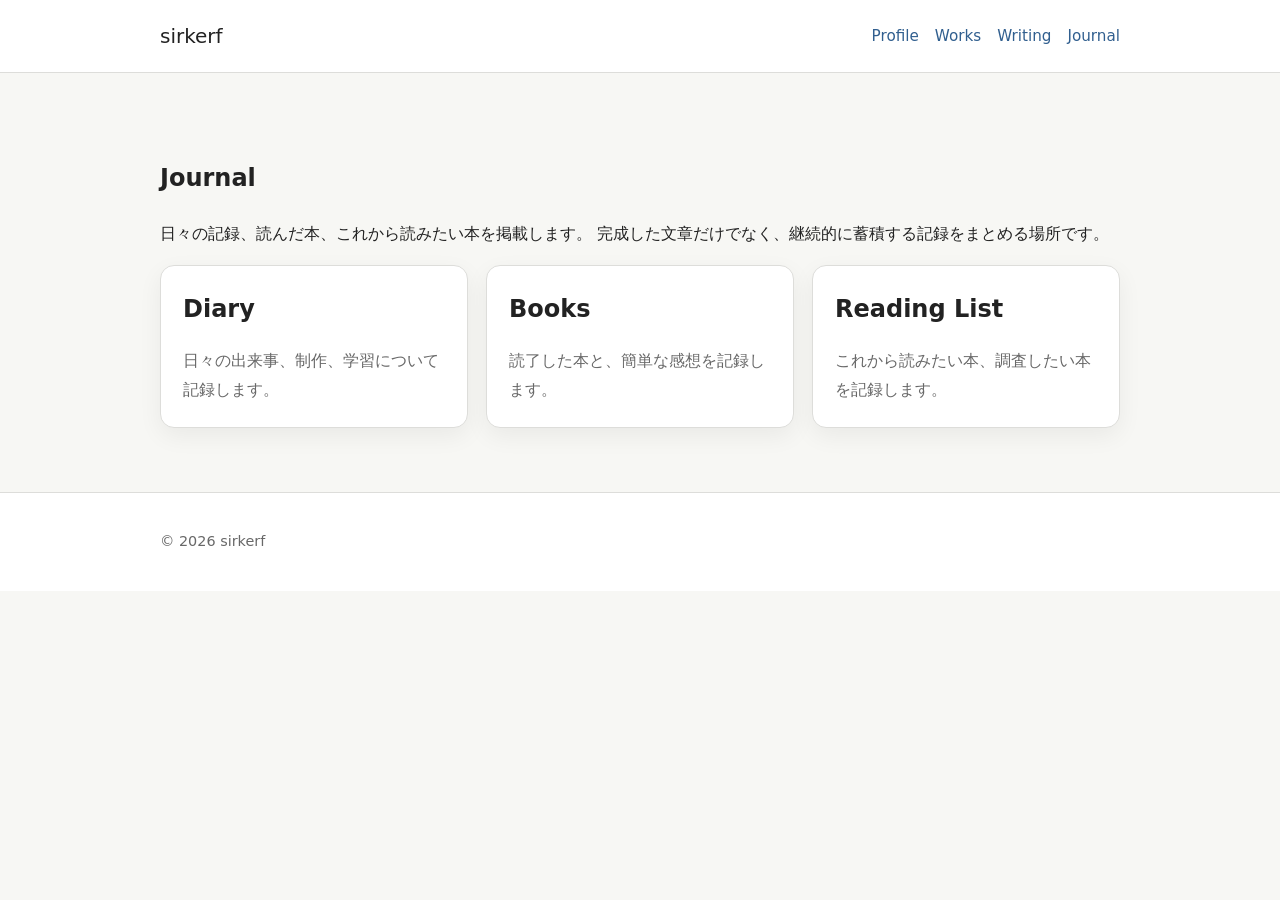
<file: journal.html>
<!DOCTYPE html>
<html lang="ja">
<head>
  <meta charset="UTF-8">
  <meta name="viewport" content="width=device-width, initial-scale=1.0">
  <title>Journal | sirkerf</title>
  <meta
    name="description"
    content="sirkerfの日記、読書記録、読みたい本を掲載するページです。"
  >
  <link rel="stylesheet" href="style.css">
</head>
<body>
  <header class="site-header">
    <div class="header-inner">
      <p class="site-title"><a href="index.html">sirkerf</a></p>

      <nav aria-label="主要メニュー">
        <ul>
          <li><a href="profile.html">Profile</a></li>
          <li><a href="works.html">Works</a></li>
          <li><a href="writing.html">Writing</a></li>
          <li><a href="journal.html" aria-current="page">Journal</a></li>
        </ul>
      </nav>
    </div>
  </header>

  <main>
    <section>
      <h1>Journal</h1>

      <p>
        日々の記録、読んだ本、これから読みたい本を掲載します。
        完成した文章だけでなく、継続的に蓄積する記録をまとめる場所です。
      </p>

      <div class="card-grid">
        <a class="card" href="diary.html">
          <h2>Diary</h2>
          <p>
            日々の出来事、制作、学習について記録します。
          </p>
        </a>

        <a class="card" href="books.html">
          <h2>Books</h2>
          <p>
            読了した本と、簡単な感想を記録します。
          </p>
        </a>

        <a class="card" href="reading-list.html">
          <h2>Reading List</h2>
          <p>
            これから読みたい本、調査したい本を記録します。
          </p>
        </a>
      </div>
    </section>
  </main>

  <footer class="site-footer">
    <div class="footer-inner">
      <p>&copy; 2026 sirkerf</p>
    </div>
  </footer>
</body>
</html>
</file>
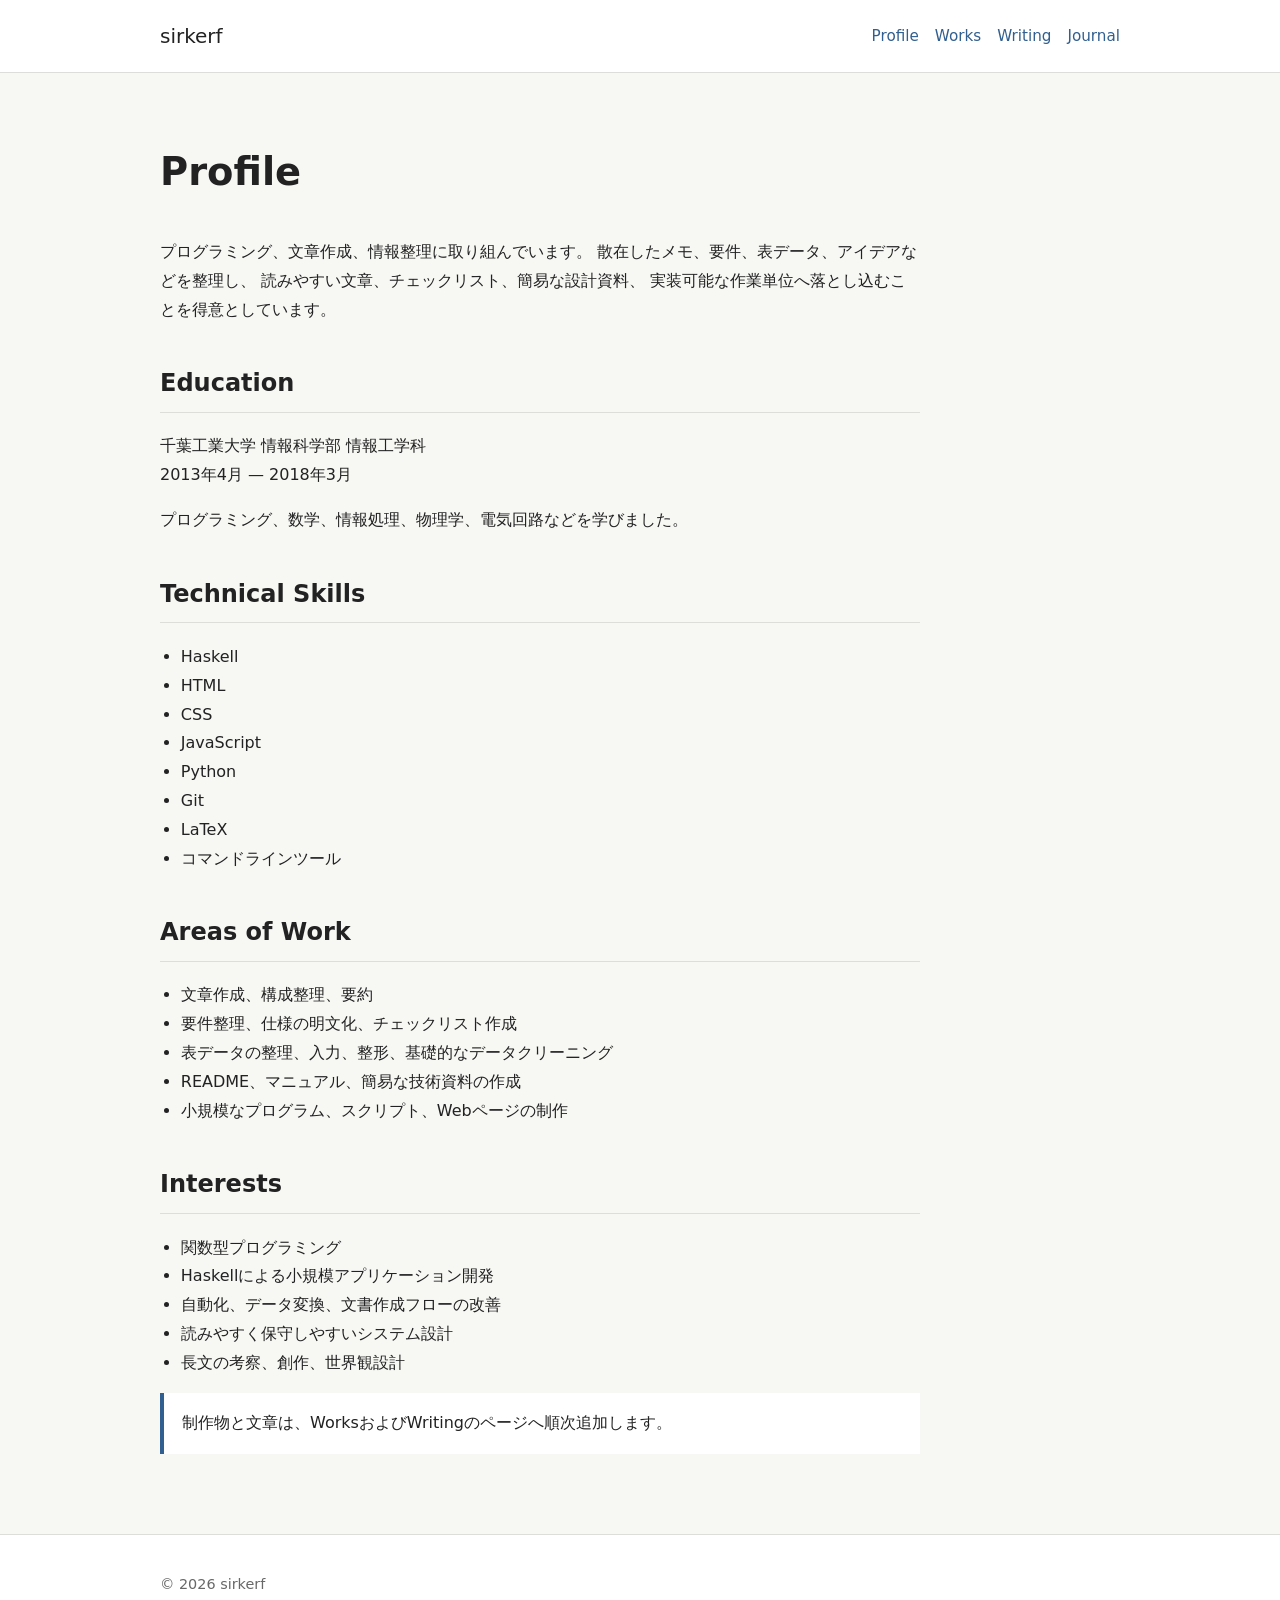
<file: profile.html>
<!DOCTYPE html>
<html lang="ja">
<head>
  <meta charset="UTF-8">
  <meta name="viewport" content="width=device-width, initial-scale=1.0">
  <title>Profile | sirkerf</title>
  <meta
    name="description"
    content="sirkerfのプロフィール。技術、文章作成、情報整理、制作活動について掲載しています。"
  >
  <link rel="stylesheet" href="style.css">
</head>
<body>
  <header class="site-header">
    <div class="header-inner">
      <p class="site-title"><a href="index.html">sirkerf</a></p>

      <nav aria-label="主要メニュー">
        <ul>
          <li><a href="profile.html" aria-current="page">Profile</a></li>
          <li><a href="works.html">Works</a></li>
          <li><a href="writing.html">Writing</a></li>
          <li><a href="journal.html">Journal</a></li>
        </ul>
      </nav>
    </div>
  </header>

  <main>
    <article class="content">
      <h1>Profile</h1>

      <p>
        プログラミング、文章作成、情報整理に取り組んでいます。
        散在したメモ、要件、表データ、アイデアなどを整理し、
        読みやすい文章、チェックリスト、簡易な設計資料、
        実装可能な作業単位へ落とし込むことを得意としています。
      </p>

      <h2>Education</h2>

      <p>
        千葉工業大学 情報科学部 情報工学科<br>
        2013年4月 — 2018年3月
      </p>

      <p>
        プログラミング、数学、情報処理、物理学、電気回路などを学びました。
      </p>

      <h2>Technical Skills</h2>

      <ul>
        <li>Haskell</li>
        <li>HTML</li>
        <li>CSS</li>
        <li>JavaScript</li>
        <li>Python</li>
        <li>Git</li>
        <li>LaTeX</li>
        <li>コマンドラインツール</li>
      </ul>

      <h2>Areas of Work</h2>

      <ul>
        <li>文章作成、構成整理、要約</li>
        <li>要件整理、仕様の明文化、チェックリスト作成</li>
        <li>表データの整理、入力、整形、基礎的なデータクリーニング</li>
        <li>README、マニュアル、簡易な技術資料の作成</li>
        <li>小規模なプログラム、スクリプト、Webページの制作</li>
      </ul>

      <h2>Interests</h2>

      <ul>
        <li>関数型プログラミング</li>
        <li>Haskellによる小規模アプリケーション開発</li>
        <li>自動化、データ変換、文書作成フローの改善</li>
        <li>読みやすく保守しやすいシステム設計</li>
        <li>長文の考察、創作、世界観設計</li>
      </ul>

      <p class="note">
        制作物と文章は、WorksおよびWritingのページへ順次追加します。
      </p>
    </article>
  </main>

  <footer class="site-footer">
    <div class="footer-inner">
      <p>&copy; 2026 sirkerf</p>
    </div>
  </footer>
</body>
</html>
</file>
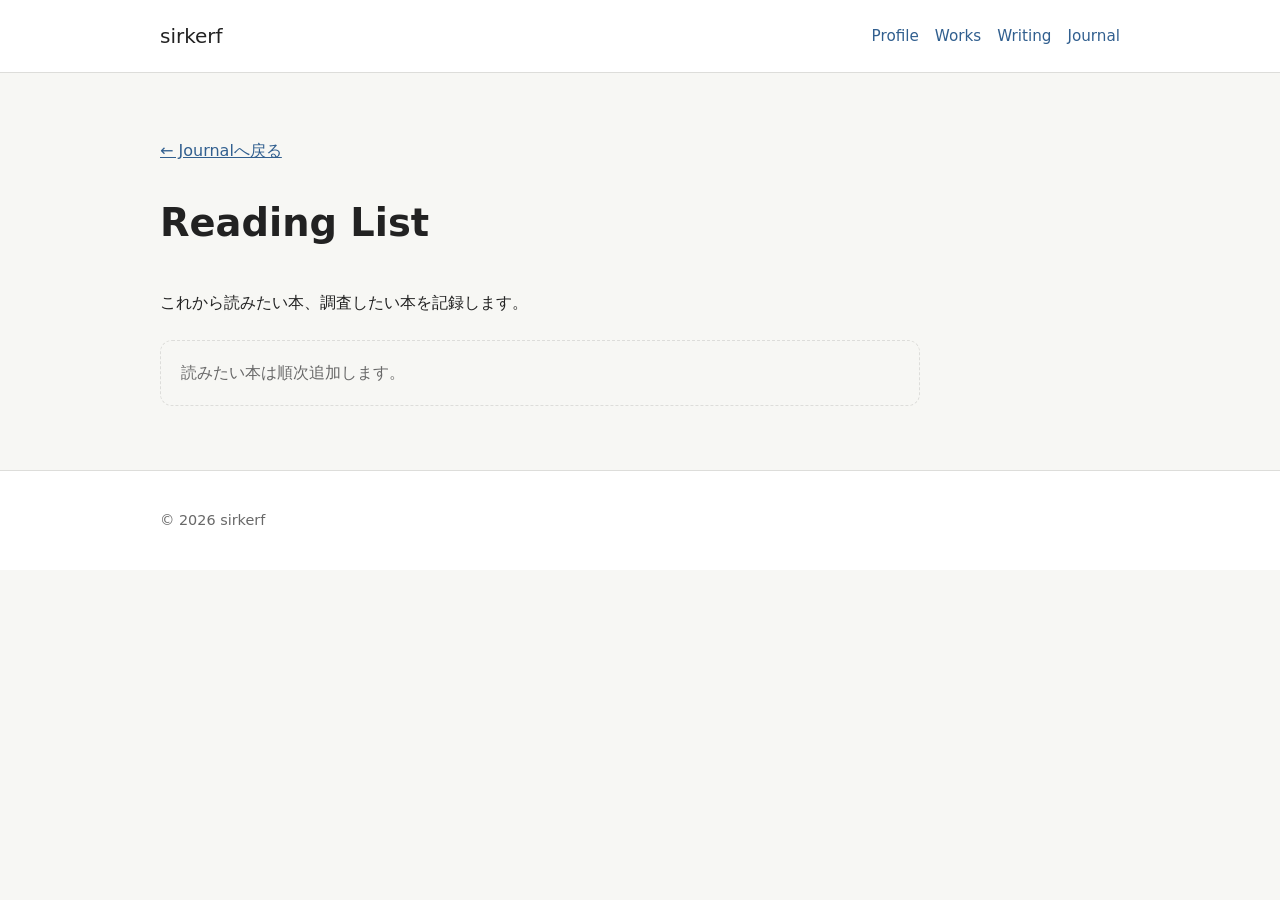
<file: reading-list.html>
<!DOCTYPE html>
<html lang="ja">
<head>
  <meta charset="UTF-8">
  <meta name="viewport" content="width=device-width, initial-scale=1.0">
  <title>Reading List | sirkerf</title>
  <meta name="description" content="sirkerfが読みたい本の一覧。">
  <link rel="stylesheet" href="style.css">
</head>
<body>
  <header class="site-header">
    <div class="header-inner">
      <p class="site-title"><a href="index.html">sirkerf</a></p>

      <nav aria-label="主要メニュー">
        <ul>
          <li><a href="profile.html">Profile</a></li>
          <li><a href="works.html">Works</a></li>
          <li><a href="writing.html">Writing</a></li>
          <li><a href="journal.html" aria-current="page">Journal</a></li>
        </ul>
      </nav>
    </div>
  </header>

  <main>
    <article class="content">
      <a class="back-link" href="journal.html">&larr; Journalへ戻る</a>

      <h1>Reading List</h1>

      <p>
        これから読みたい本、調査したい本を記録します。
      </p>

      <div class="empty-state">
        読みたい本は順次追加します。
      </div>

      <!--
      読みたい本を追加する時は、以下をコピーする。

      <section class="book-item">
        <h2>書名</h2>

        <p class="book-meta">著者名 / 出版社</p>

        <p>
          読みたい理由、調べたい論点を書く。
        </p>
      </section>
      -->
    </article>
  </main>

  <footer class="site-footer">
    <div class="footer-inner">
      <p>&copy; 2026 sirkerf</p>
    </div>
  </footer>
</body>
</html>
</file>
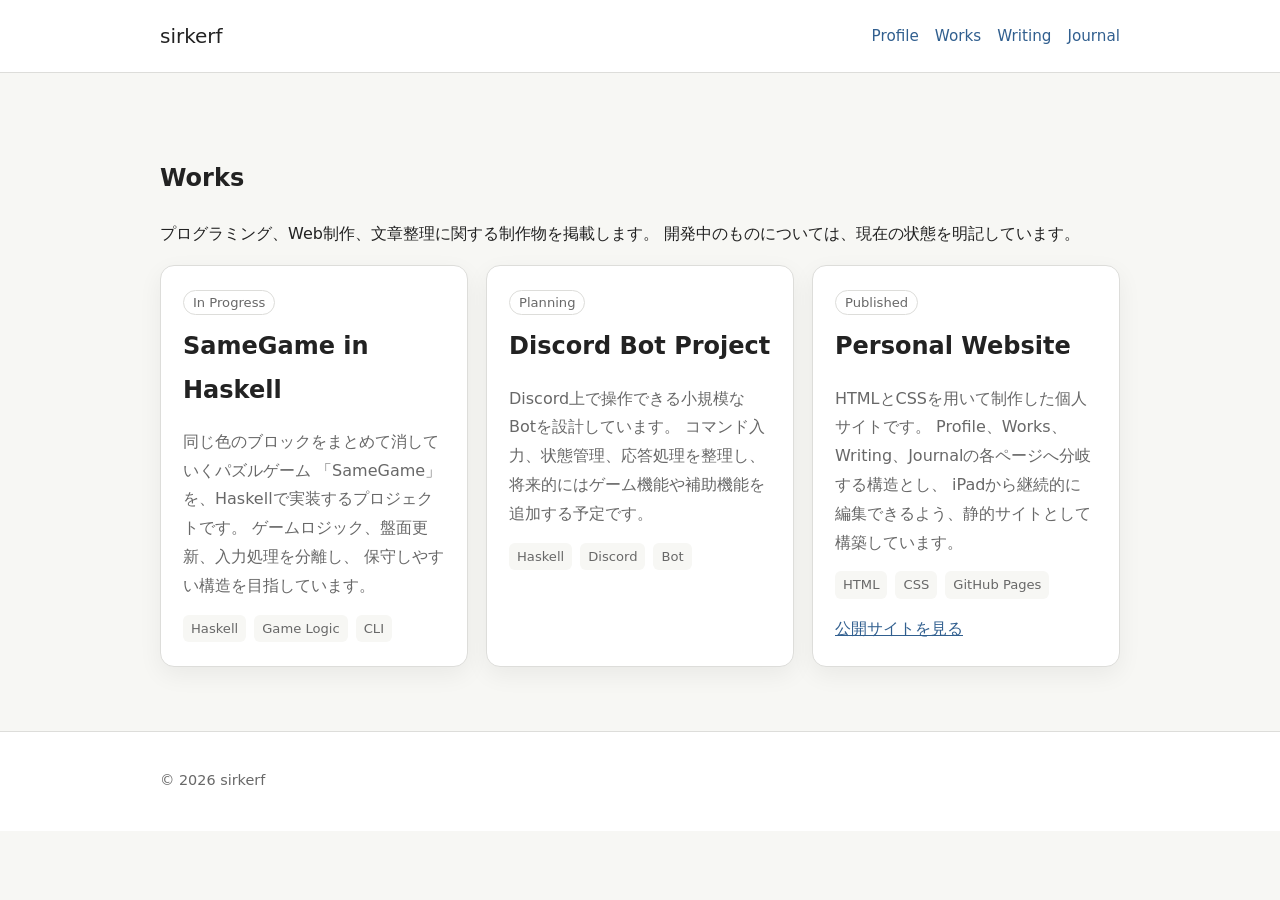
<file: works.html>
<!DOCTYPE html>
<html lang="ja">
<head>
  <meta charset="UTF-8">
  <meta name="viewport" content="width=device-width, initial-scale=1.0">
  <title>Works | sirkerf</title>
  <meta
    name="description"
    content="sirkerfの制作物一覧。Haskell、Discord Bot、Web制作などのプロジェクトを掲載しています。"
  >
  <link rel="stylesheet" href="style.css">
</head>
<body>
  <header class="site-header">
    <div class="header-inner">
      <p class="site-title"><a href="index.html">sirkerf</a></p>
      <nav aria-label="主要メニュー">
        <ul>
          <li><a href="profile.html">Profile</a></li>
          <li><a href="works.html" aria-current="page">Works</a></li>
          <li><a href="writing.html">Writing</a></li>
          <li><a href="journal.html">Journal</a></li>
        </ul>
      </nav>
    </div>
  </header>
  <main>
    <section>
      <h1>Works</h1>
      <p>
        プログラミング、Web制作、文章整理に関する制作物を掲載します。
        開発中のものについては、現在の状態を明記しています。
      </p>
      <div class="card-grid">
        <article class="card">
          <span class="status">In Progress</span>
          <h2>SameGame in Haskell</h2>
          <p>
            同じ色のブロックをまとめて消していくパズルゲーム
            「SameGame」を、Haskellで実装するプロジェクトです。
            ゲームロジック、盤面更新、入力処理を分離し、
            保守しやすい構造を目指しています。
          </p>
          <ul class="tags">
            <li>Haskell</li>
            <li>Game Logic</li>
            <li>CLI</li>
          </ul>
        </article>
        <article class="card">
          <span class="status">Planning</span>
          <h2>Discord Bot Project</h2>
          <p>
            Discord上で操作できる小規模なBotを設計しています。
            コマンド入力、状態管理、応答処理を整理し、
            将来的にはゲーム機能や補助機能を追加する予定です。
          </p>
          <ul class="tags">
            <li>Haskell</li>
            <li>Discord</li>
            <li>Bot</li>
          </ul>
        </article>
        <article class="card">
          <span class="status">Published</span>
          <h2>Personal Website</h2>
          <p>
            HTMLとCSSを用いて制作した個人サイトです。
            Profile、Works、Writing、Journalの各ページへ分岐する構造とし、
            iPadから継続的に編集できるよう、静的サイトとして構築しています。
          </p>          <ul class="tags">
            <li>HTML</li>
            <li>CSS</li>
            <li>GitHub Pages</li>
          </ul>
          <p class="work-links">
            <a href="https://sirkerf.github.io/">公開サイトを見る</a>
          </p>
        </article>
      </div>
    </section>
  </main>
  <footer class="site-footer">
    <div class="footer-inner">
      <p>&copy; 2026 sirkerf</p>
    </div>
  </footer>
</body>
</html>
</file>
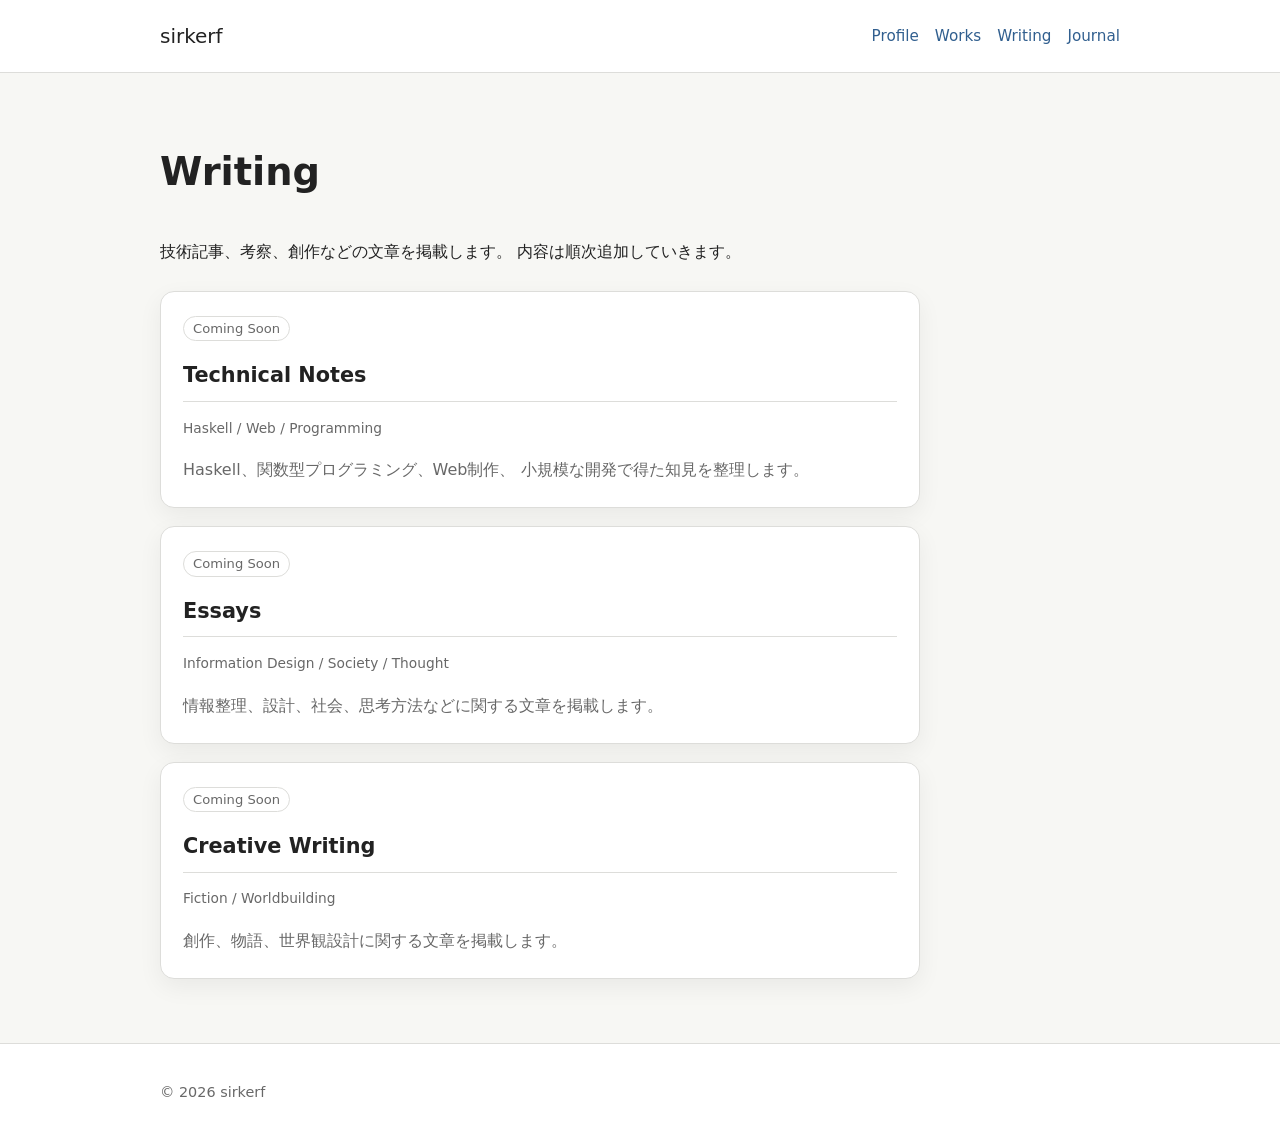
<file: writing.html>
<!DOCTYPE html>
<html lang="ja">
<head>
  <meta charset="UTF-8">
  <meta name="viewport" content="width=device-width, initial-scale=1.0">
  <title>Writing | sirkerf</title>
  <meta
    name="description"
    content="sirkerfの技術記事、考察、創作を掲載するページです。"
  >
  <link rel="stylesheet" href="style.css">
</head>
<body>
  <header class="site-header">
    <div class="header-inner">
      <p class="site-title"><a href="index.html">sirkerf</a></p>
      <nav aria-label="主要メニュー">
        <ul>
          <li><a href="profile.html">Profile</a></li>
          <li><a href="works.html">Works</a></li>
          <li><a href="writing.html" aria-current="page">Writing</a></li>
          <li><a href="journal.html">Journal</a></li>
        </ul>
      </nav>
    </div>
  </header>
  <main>
    <section class="content">
      <h1>Writing</h1>
      <p>
        技術記事、考察、創作などの文章を掲載します。
        内容は順次追加していきます。
      </p>
      <div class="article-list">
        <article class="article-card">
          <span class="status">Coming Soon</span>
          <h2>Technical Notes</h2>
          <p class="article-meta">Haskell / Web / Programming</p>
          <p>
            Haskell、関数型プログラミング、Web制作、
            小規模な開発で得た知見を整理します。
          </p>
        </article>
        <article class="article-card">
          <span class="status">Coming Soon</span>
          <h2>Essays</h2>
          <p class="article-meta">Information Design / Society / Thought</p>
          <p>
            情報整理、設計、社会、思考方法などに関する文章を掲載します。
          </p>
        </article>
        <article class="article-card">
          <span class="status">Coming Soon</span>
          <h2>Creative Writing</h2>
          <p class="article-meta">Fiction / Worldbuilding</p>
          <p>
            創作、物語、世界観設計に関する文章を掲載します。
          </p>
        </article>
      </div>
    </section>
  </main>
  <footer class="site-footer">
    <div class="footer-inner">
      <p>&copy; 2026 sirkerf</p>
    </div>
  </footer>
</body>
</html>
</file>
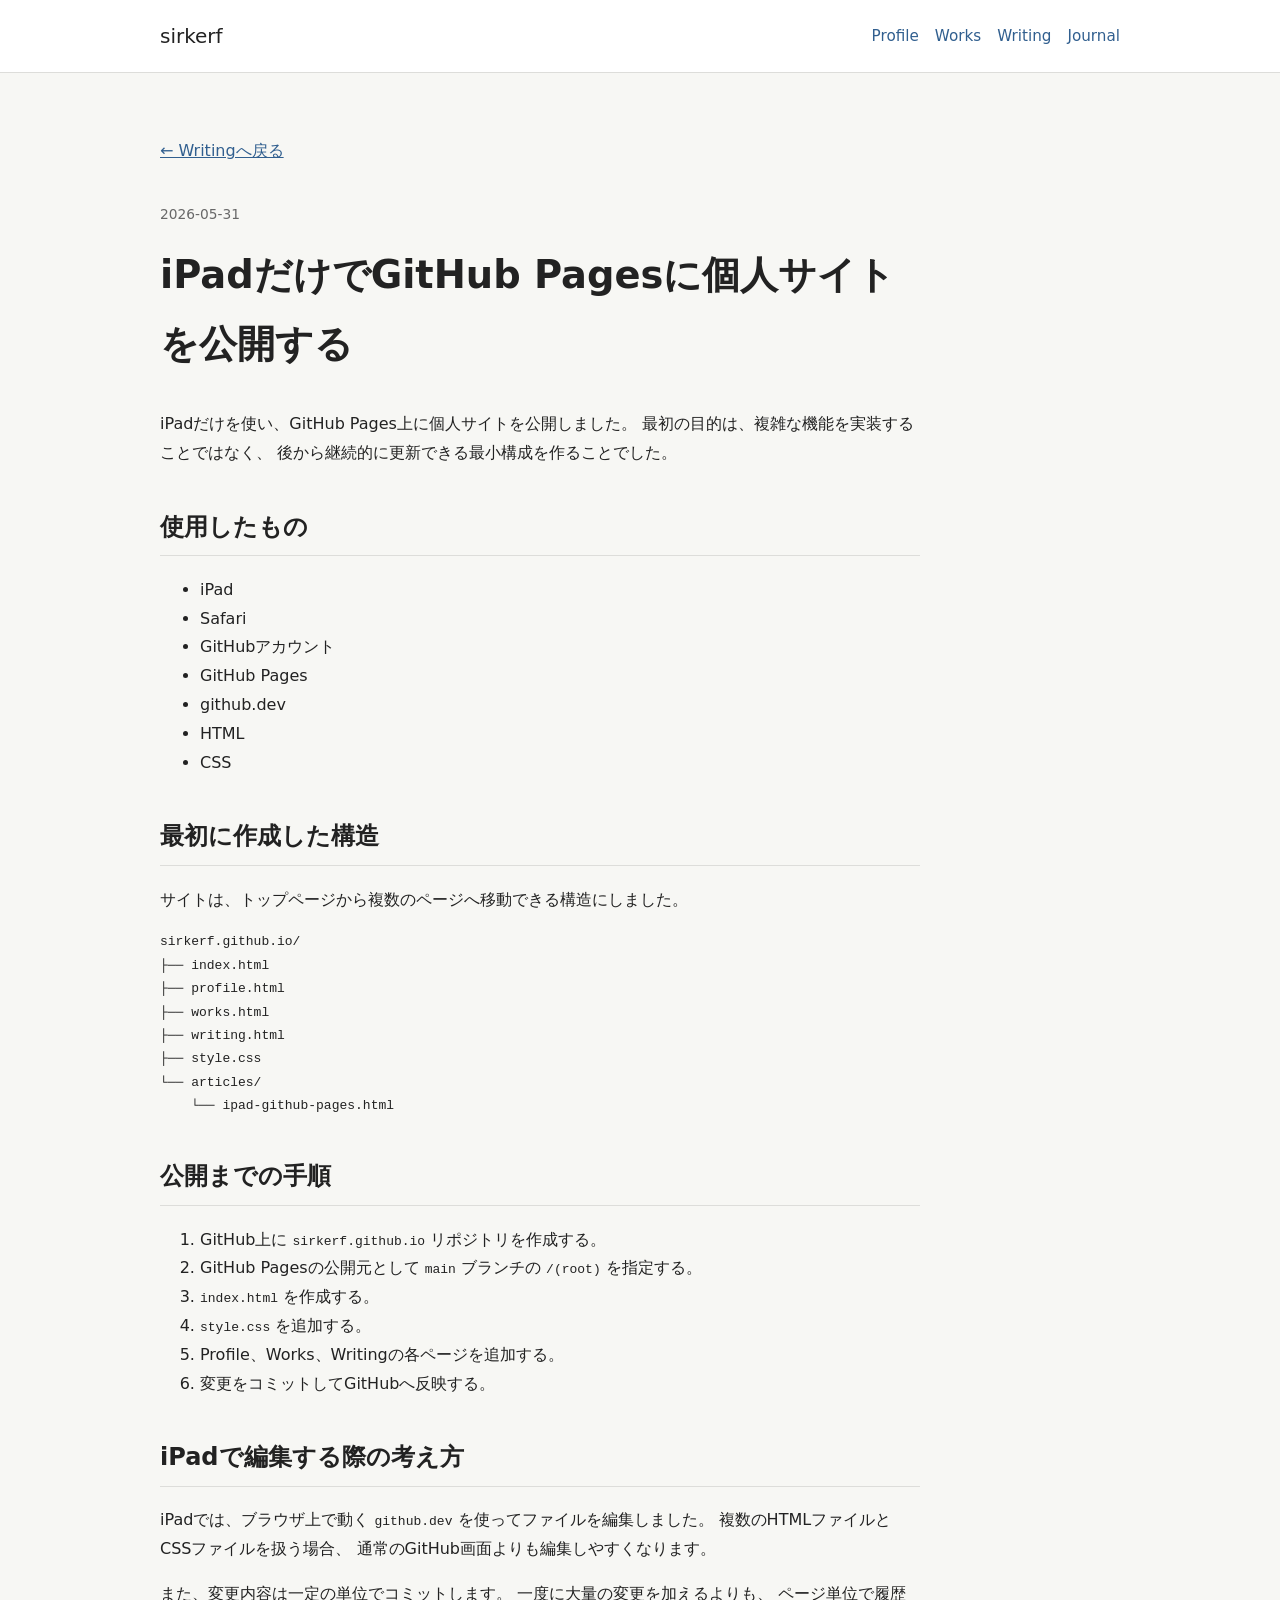
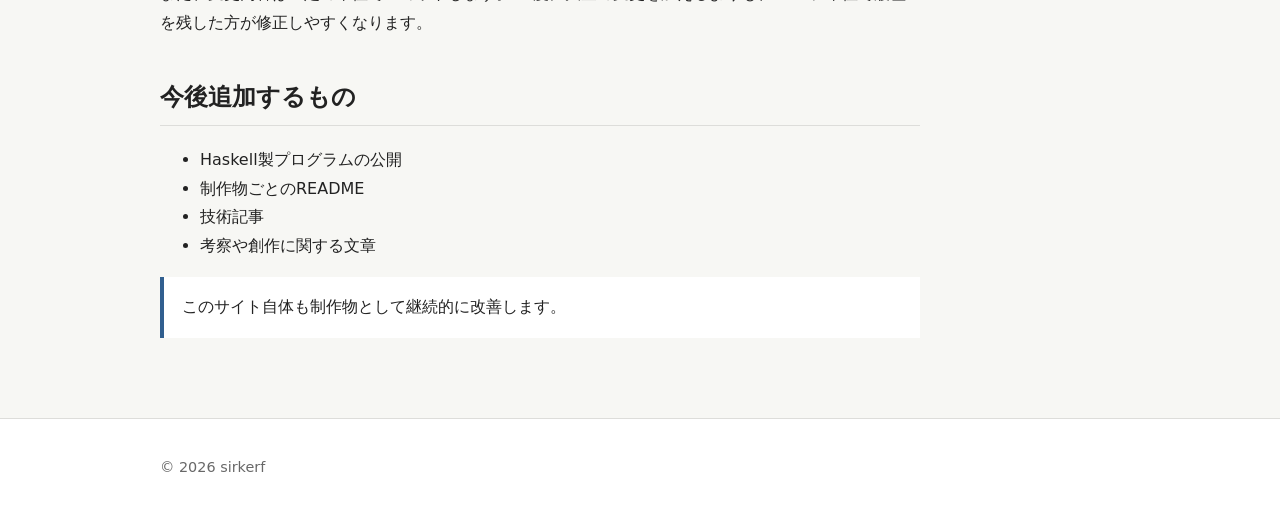
<file: articles/ipad-github-pages.html>
<!DOCTYPE html>
<html lang="ja">
<head>
  <meta charset="UTF-8">
  <meta name="viewport" content="width=device-width, initial-scale=1.0">
  <title>iPadだけでGitHub Pagesに個人サイトを公開する | sirkerf</title>
  <meta
    name="description"
    content="iPadとGitHub Pagesを使い、HTMLとCSSで個人サイトを公開した際の作業記録です。"
  >
  <link rel="stylesheet" href="../style.css">
</head>
<body>
  <header class="site-header">
    <div class="header-inner">
      <p class="site-title"><a href="../index.html">sirkerf</a></p>
      <nav aria-label="主要メニュー">
        <ul>
          <li><a href="../profile.html">Profile</a></li>
          <li><a href="../works.html">Works</a></li>
          <li><a href="../writing.html">Writing</a></li>
          <li><a href="../journal.html">Journal</a></li>
        </ul>
      </nav>
    </div>
  </header>
  <main>
    <article class="article-body">
      <a class="back-link" href="../writing.html">&larr; Writingへ戻る</a>
      <p class="article-meta">2026-05-31</p>
      <h1>iPadだけでGitHub Pagesに個人サイトを公開する</h1>
      <p>
        iPadだけを使い、GitHub Pages上に個人サイトを公開しました。
        最初の目的は、複雑な機能を実装することではなく、
        後から継続的に更新できる最小構成を作ることでした。
      </p>
      <h2>使用したもの</h2>
      <ul>
        <li>iPad</li>
        <li>Safari</li>
        <li>GitHubアカウント</li>
        <li>GitHub Pages</li>
        <li>github.dev</li>
        <li>HTML</li>
        <li>CSS</li>
      </ul>
      <h2>最初に作成した構造</h2>
      <p>
        サイトは、トップページから複数のページへ移動できる構造にしました。
      </p>
      <pre><code>sirkerf.github.io/
├── index.html
├── profile.html
├── works.html
├── writing.html
├── style.css
└── articles/
    └── ipad-github-pages.html</code></pre>
      <h2>公開までの手順</h2>
      <ol>
        <li>GitHub上に <code>sirkerf.github.io</code> リポジトリを作成する。</li>
        <li>GitHub Pagesの公開元として <code>main</code> ブランチの <code>/(root)</code> を指定する。</li>
        <li><code>index.html</code> を作成する。</li>
        <li><code>style.css</code> を追加する。</li>
        <li>Profile、Works、Writingの各ページを追加する。</li>
        <li>変更をコミットしてGitHubへ反映する。</li>
      </ol>
      <h2>iPadで編集する際の考え方</h2>
      <p>
        iPadでは、ブラウザ上で動く
        <code>github.dev</code> を使ってファイルを編集しました。
        複数のHTMLファイルとCSSファイルを扱う場合、
        通常のGitHub画面よりも編集しやすくなります。
      </p>
      <p>
        また、変更内容は一定の単位でコミットします。
        一度に大量の変更を加えるよりも、
        ページ単位で履歴を残した方が修正しやすくなります。
      </p>
      <h2>今後追加するもの</h2>
      <ul>
        <li>Haskell製プログラムの公開</li>
        <li>制作物ごとのREADME</li>
        <li>技術記事</li>
        <li>考察や創作に関する文章</li>
      </ul>
      <p class="note">
        このサイト自体も制作物として継続的に改善します。
      </p>
    </article>
  </main>
  <footer class="site-footer">
    <div class="footer-inner">
      <p>&copy; 2026 sirkerf</p>
    </div>
  </footer>
</body>
</html>
</file>
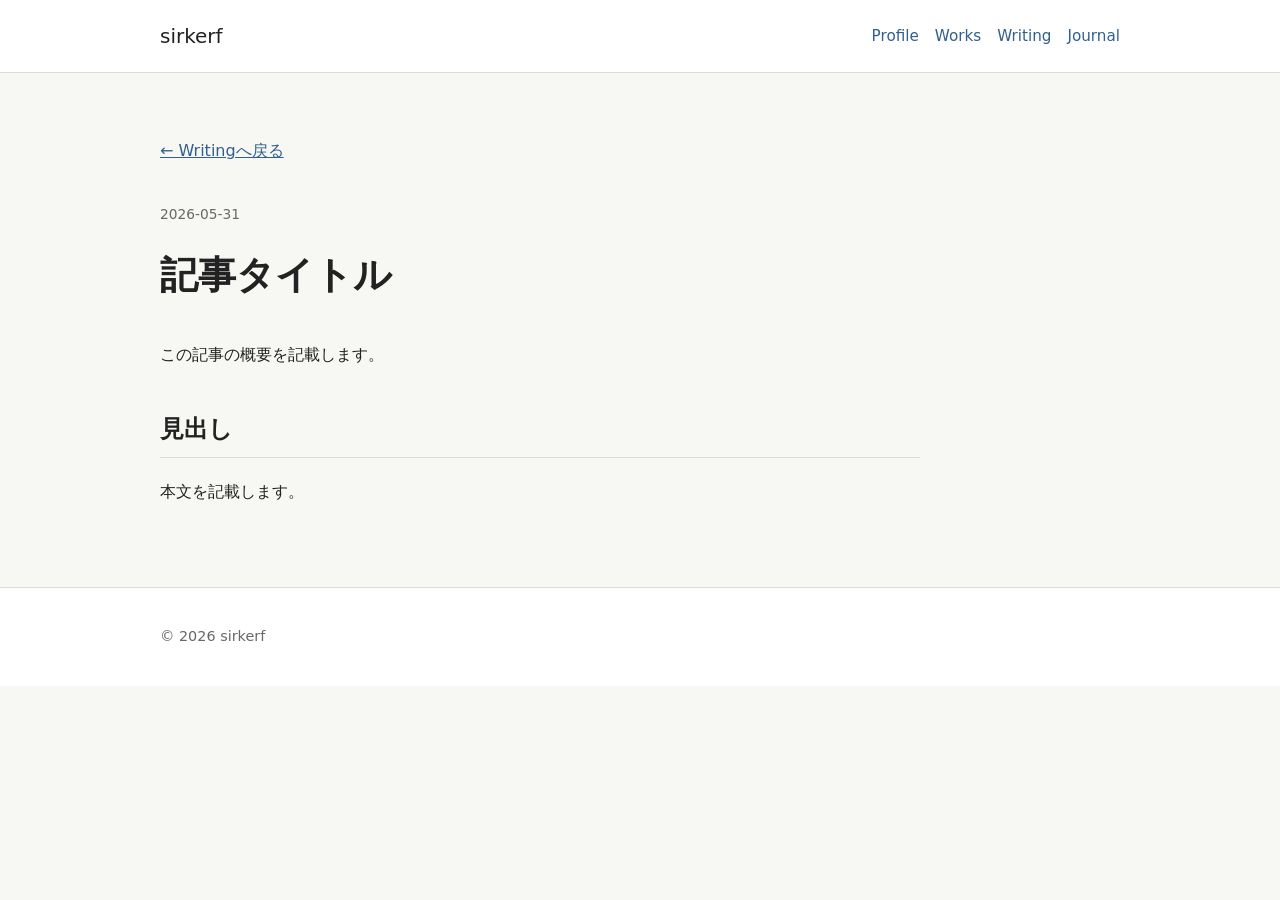
<file: articles/template.html>
<!DOCTYPE html>
<html lang="ja">
<head>
  <meta charset="UTF-8">
  <meta name="viewport" content="width=device-width, initial-scale=1.0">
  <title>記事タイトル | sirkerf</title>
  <meta name="description" content="記事の概要を記載します。">
  <link rel="stylesheet" href="../style.css">
</head>
<body>
  <header class="site-header">
    <div class="header-inner">
      <p class="site-title"><a href="../index.html">sirkerf</a></p>
      <nav aria-label="主要メニュー">
        <ul>
          <li><a href="../profile.html">Profile</a></li>
          <li><a href="../works.html">Works</a></li>
          <li><a href="../writing.html">Writing</a></li>
          <li><a href="../journal.html">Journal</a></li>
        </ul>
      </nav>
    </div>
  </header>
  <main>
    <article class="article-body">
      <a class="back-link" href="../writing.html">&larr; Writingへ戻る</a>
      <p class="article-meta">2026-05-31</p>
      <h1>記事タイトル</h1>
      <p>
        この記事の概要を記載します。
      </p>
      <h2>見出し</h2>
      <p>
        本文を記載します。
      </p>
    </article>
  </main>
  <footer class="site-footer">
    <div class="footer-inner">
      <p>&copy; 2026 sirkerf</p>
    </div>
  </footer>
</body>
</html>
</file>
<file: style.css>
:root {
  color-scheme: light dark;
  --background: #f7f7f4;
  --surface: #ffffff;
  --text: #222222;
  --muted: #686868;
  --border: #ddddda;
  --accent: #315f8f;
  --accent-hover: #24496f;
  --shadow: 0 8px 24px rgba(0, 0, 0, 0.06);
}

@media (prefers-color-scheme: dark) {
  :root {
    --background: #151718;
    --surface: #202324;
    --text: #f2f2ef;
    --muted: #b5b7b6;
    --border: #3a3e3f;
    --accent: #8ebbea;
    --accent-hover: #b4d5f5;
    --shadow: none;
  }
}

* {
  box-sizing: border-box;
}

html {
  scroll-behavior: smooth;
}

body {
  margin: 0;
  background: var(--background);
  color: var(--text);
  font-family:
    system-ui,
    -apple-system,
    BlinkMacSystemFont,
    "Hiragino Sans",
    "Yu Gothic",
    sans-serif;
  line-height: 1.8;
}

a {
  color: var(--accent);
}

a:hover {
  color: var(--accent-hover);
}

.site-header {
  border-bottom: 1px solid var(--border);
  background: var(--surface);
}

.header-inner,
main,
.footer-inner {
  width: min(960px, calc(100% - 40px));
  margin: 0 auto;
}

.header-inner {
  display: flex;
  align-items: center;
  justify-content: space-between;
  gap: 20px;
  padding: 18px 0;
}

.site-title {
  margin: 0;
  font-size: 1.25rem;
}

.site-title a {
  color: var(--text);
  text-decoration: none;
}

nav ul {
  display: flex;
  flex-wrap: wrap;
  gap: 16px;
  margin: 0;
  padding: 0;
  list-style: none;
}

nav a {
  text-decoration: none;
  font-size: 0.95rem;
}

main {
  padding: 64px 0;
}

.hero {
  padding: 24px 0 44px;
}

.hero h1 {
  margin: 0 0 14px;
  font-size: clamp(2rem, 6vw, 4rem);
  line-height: 1.15;
}

.hero p {
  max-width: 680px;
  margin: 0;
  color: var(--muted);
  font-size: 1.08rem;
}

.section-title {
  margin-top: 0;
  font-size: 1.65rem;
}

.card-grid {
  display: grid;
  grid-template-columns: repeat(auto-fit, minmax(220px, 1fr));
  gap: 18px;
}

.card {
  display: block;
  padding: 22px;
  border: 1px solid var(--border);
  border-radius: 14px;
  background: var(--surface);
  box-shadow: var(--shadow);
  color: var(--text);
  text-decoration: none;
}

.card:hover {
  transform: translateY(-2px);
  transition: transform 0.16s ease;
}

.card h2,
.card h3 {
  margin-top: 0;
  margin-bottom: 8px;
}

.card p {
  margin-bottom: 0;
  color: var(--muted);
}

.content {
  max-width: 760px;
}

.content h1 {
  margin-top: 0;
  font-size: 2.4rem;
}

.content h2 {
  margin-top: 38px;
  border-bottom: 1px solid var(--border);
  padding-bottom: 6px;
}

.content ul {
  padding-left: 1.3rem;
}

.note {
  padding: 16px 18px;
  border-left: 4px solid var(--accent);
  background: var(--surface);
}

.site-footer {
  border-top: 1px solid var(--border);
  background: var(--surface);
}

.footer-inner {
  padding: 22px 0;
  color: var(--muted);
  font-size: 0.9rem;
}

@media (max-width: 640px) {
  .header-inner {
    display: block;
  }

  nav ul {
    margin-top: 10px;
  }

  main {
    padding-top: 40px;
  }
}

.status {
  display: inline-block;
  margin-bottom: 10px;
  padding: 2px 9px;
  border: 1px solid var(--border);
  border-radius: 999px;
  color: var(--muted);
  font-size: 0.82rem;
  line-height: 1.5;
}
.tags {
  display: flex;
  flex-wrap: wrap;
  gap: 8px;
  margin: 14px 0 0;
  padding: 0;
  list-style: none;
}
.tags li {
  padding: 2px 8px;
  border-radius: 6px;
  background: var(--background);
  color: var(--muted);
  font-size: 0.82rem;
}
.work-links {
  margin-top: 16px;
}

.article-list {
  display: grid;
  gap: 18px;
  margin-top: 24px;
}
.article-card {
  padding: 22px;
  border: 1px solid var(--border);
  border-radius: 14px;
  background: var(--surface);
  box-shadow: var(--shadow);
}
.article-card h2 {
  margin: 6px 0 8px;
  font-size: 1.3rem;
}
.article-card p {
  margin-bottom: 0;
  color: var(--muted);
}
.article-meta {
  color: var(--muted);
  font-size: 0.86rem;
}
.article-body {
  max-width: 760px;
}
.article-body h1 {
  margin-top: 0;
  font-size: 2.4rem;
}
.article-body h2 {
  margin-top: 38px;
  border-bottom: 1px solid var(--border);
  padding-bottom: 6px;
}
.back-link {
  display: inline-block;
  margin-bottom: 22px;
}

.journal-entry,
.book-item {
  margin-top: 18px;
  padding: 20px 22px;
  border: 1px solid var(--border);
  border-radius: 14px;
  background: var(--surface);
  box-shadow: var(--shadow);
}
.journal-entry h2,
.book-item h2 {
  margin: 4px 0 10px;
  font-size: 1.25rem;
}
.journal-entry p:last-child,
.book-item p:last-child {
  margin-bottom: 0;
}
.entry-date,
.book-meta {
  color: var(--muted);
  font-size: 0.86rem;
}
.empty-state {
  margin-top: 22px;
  padding: 18px 20px;
  border: 1px dashed var(--border);
  border-radius: 12px;
  color: var(--muted);
}
</file>
<file: special-cleaning/styles.css>
:root{--bg:#f4f3ee;--paper:#fff;--ink:#18221d;--muted:#68716c;--green:#183328;--line:#dfe3df;--accent:#c6a964;--radius:20px;--shadow:0 18px 48px rgba(24,51,40,.09)}*{box-sizing:border-box}html{scroll-behavior:smooth}body{margin:0;color:var(--ink);background:var(--bg);font-family:-apple-system,BlinkMacSystemFont,"Hiragino Kaku Gothic ProN","Yu Gothic",sans-serif;line-height:1.8}.container{width:min(1120px,calc(100% - 40px));margin:auto}.narrow{width:min(820px,calc(100% - 40px))}.site-header{position:sticky;top:0;z-index:50;backdrop-filter:blur(14px);background:rgba(244,243,238,.9);border-bottom:1px solid rgba(24,34,29,.08)}.header-inner{min-height:76px;display:flex;align-items:center;justify-content:space-between;gap:24px}.brand{display:flex;align-items:center;gap:11px;text-decoration:none;line-height:1.25}.brand-mark{width:42px;height:42px;border-radius:50%;display:grid;place-items:center;color:#fff;background:var(--green);font-family:serif}.brand strong,.brand small{display:block}.brand small{color:var(--muted)}.global-nav{display:flex;align-items:center;gap:22px}.global-nav a{text-decoration:none;font-size:14px}.nav-cta{color:#fff!important;background:var(--green);padding:10px 16px;border-radius:999px}.menu-button{display:none}.hero{padding:92px 0 84px;background:radial-gradient(circle at 88% 16%,rgba(198,169,100,.18),transparent 30%),linear-gradient(135deg,#f6f4ef,#edf1ed)}.hero-grid{display:grid;grid-template-columns:1.25fr .75fr;gap:70px;align-items:center}.eyebrow{margin:0 0 14px;color:#6c765f;font-size:12px;font-weight:700;letter-spacing:.16em}h1,h2,h3,p{margin-top:0}h1{margin-bottom:26px;font-family:"Yu Mincho",serif;font-size:clamp(38px,5.2vw,66px);line-height:1.25}h2{margin-bottom:16px;font-family:"Yu Mincho",serif;font-size:clamp(30px,4vw,46px);line-height:1.3}h3{font-size:20px}.hero-lead{color:#4f5954;font-size:18px}.hero-actions{display:flex;flex-wrap:wrap;gap:12px;margin-top:32px}.button{display:inline-flex;justify-content:center;align-items:center;min-height:50px;padding:0 23px;border-radius:999px;text-decoration:none;font-weight:700}.button-primary{background:var(--green);color:#fff}.button-secondary{background:#fff;border:1px solid var(--line)}.notice{margin-top:22px;color:var(--muted);font-size:12px}.hero-panel{padding:18px;border-radius:34px;background:rgba(24,51,40,.08);transform:rotate(2deg)}.hero-panel-inner{min-height:350px;padding:34px;border-radius:24px;color:#fff;background:var(--green);display:flex;flex-direction:column;justify-content:flex-end}.panel-label{color:#d9dfd9;font-size:13px;font-weight:700}.check-list{list-style:none;padding:0;margin:0}.check-list li{padding:14px 0;border-top:1px solid rgba(255,255,255,.16)}.section{padding:94px 0}.section-alt{background:#e9ece8}.section-dark{background:var(--green);color:#fff}.section-dark .eyebrow{color:#d3bd83}.section-dark p{color:#d7ded9}.section-heading{max-width:760px;margin-bottom:44px}.card-grid{display:grid;grid-template-columns:repeat(3,1fr);gap:16px}.service-card{min-height:230px;padding:28px;background:var(--paper);border:1px solid var(--line);border-radius:var(--radius)}.service-card>span{display:block;margin-bottom:35px;color:#8b7a4f;font-size:12px;font-weight:800}.service-card p,.flow-list p{color:var(--muted)}.flow-list{list-style:none;padding:0}.flow-list li{display:grid;grid-template-columns:56px 1fr;gap:20px;padding:24px 0;border-top:1px solid #cfd5cf}.flow-list>li>span{width:42px;height:42px;border-radius:50%;display:grid;place-items:center;color:#fff;background:var(--green);font-weight:800}.split,.contact-inner{display:grid;grid-template-columns:1fr 1fr;gap:64px;align-items:center}.price-box{padding:34px;border-radius:var(--radius);background:#fff;box-shadow:var(--shadow)}.price-box strong{font-size:28px}.area-placeholder,.contact-card{padding:30px;border:1px solid rgba(255,255,255,.18);border-radius:var(--radius)}.faq-list details{border-top:1px solid var(--line);padding:21px 0}.faq-list summary{cursor:pointer;font-weight:700}.faq-list details p{margin:13px 0 0;color:var(--muted)}.company-section{background:#fff}.company-details{margin:0;border-top:1px solid var(--line)}.company-details>div{display:grid;grid-template-columns:minmax(210px,30%) 1fr;gap:20px;padding:18px 0;border-bottom:1px solid var(--line)}.company-details dt{font-weight:700;color:var(--muted)}.company-details dd{margin:0;overflow-wrap:anywhere;font-weight:600}.company-details a{color:var(--green);text-underline-offset:3px}.contact-phone{color:#fff;text-decoration:underline;text-underline-offset:4px}.contact-section{padding:88px 0;color:#fff;background:#10261d}.contact-label{margin-bottom:2px;color:#b9c4bd;font-size:12px}.contact-placeholder{margin-bottom:18px;font-size:22px;font-weight:800}.contact-email{overflow-wrap:anywhere;font-size:clamp(16px,2vw,22px)}.contact-note{font-size:12px;color:#9dada3}.site-footer{padding:36px 0;background:#0b1a14;color:#dbe2dd}.footer-inner{display:grid;grid-template-columns:1fr 1fr auto;gap:30px;align-items:end}.site-footer p{margin-bottom:0;color:#95a29a;font-size:13px}@media(max-width:860px){.global-nav{display:none;position:absolute;top:76px;left:20px;right:20px;padding:18px;flex-direction:column;background:#fff;box-shadow:var(--shadow)}.global-nav.is-open{display:flex}.menu-button{width:44px;height:44px;border:0;background:transparent;display:grid;place-content:center;gap:5px}.menu-button span{width:22px;height:2px;background:var(--ink)}.hero-grid,.split,.contact-inner{grid-template-columns:1fr;gap:38px}.card-grid{grid-template-columns:repeat(2,1fr)}.footer-inner{grid-template-columns:1fr}}@media(max-width:560px){.container,.narrow{width:min(100% - 28px,1120px)}.hero{padding:52px 0}.card-grid{grid-template-columns:1fr}.section{padding:68px 0}.hero-actions{flex-direction:column}.button{width:100%}}
@media(max-width:560px){.company-details>div{grid-template-columns:1fr;gap:3px;padding:14px 0}}
</file>
